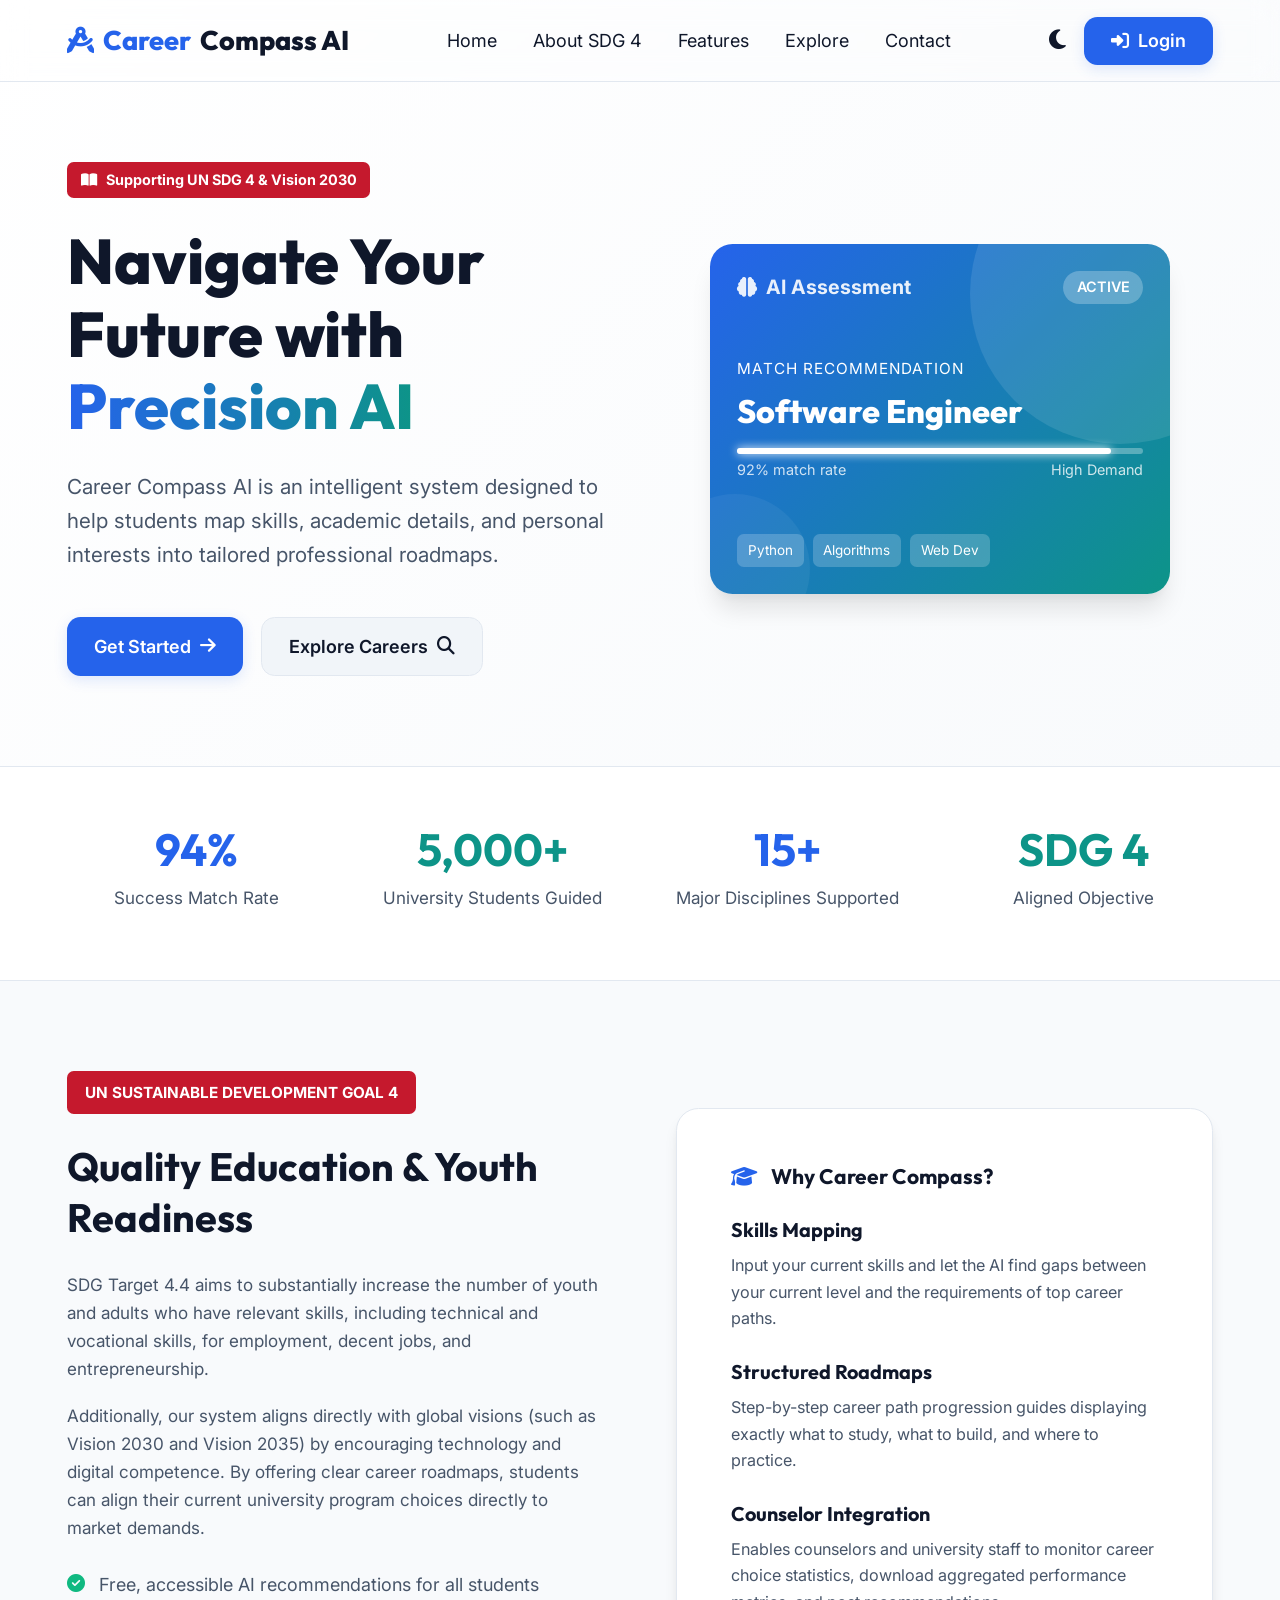
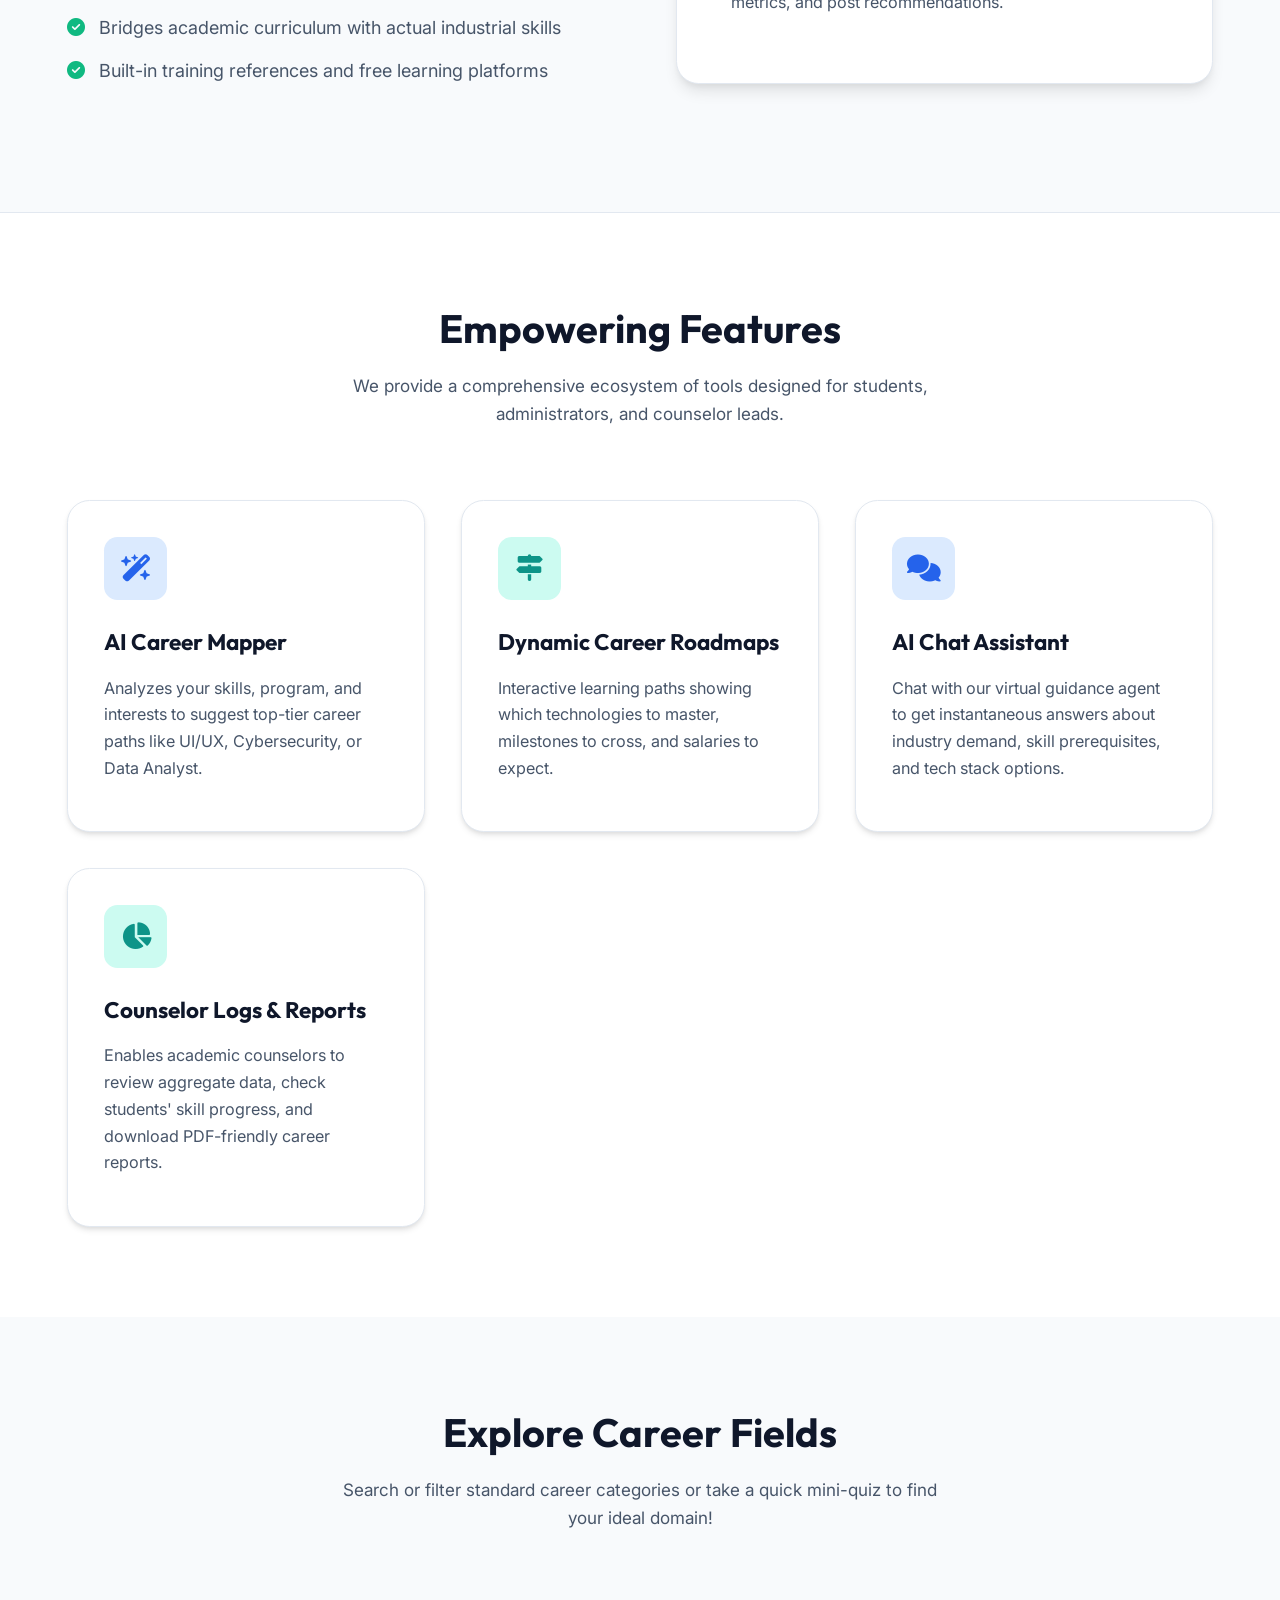
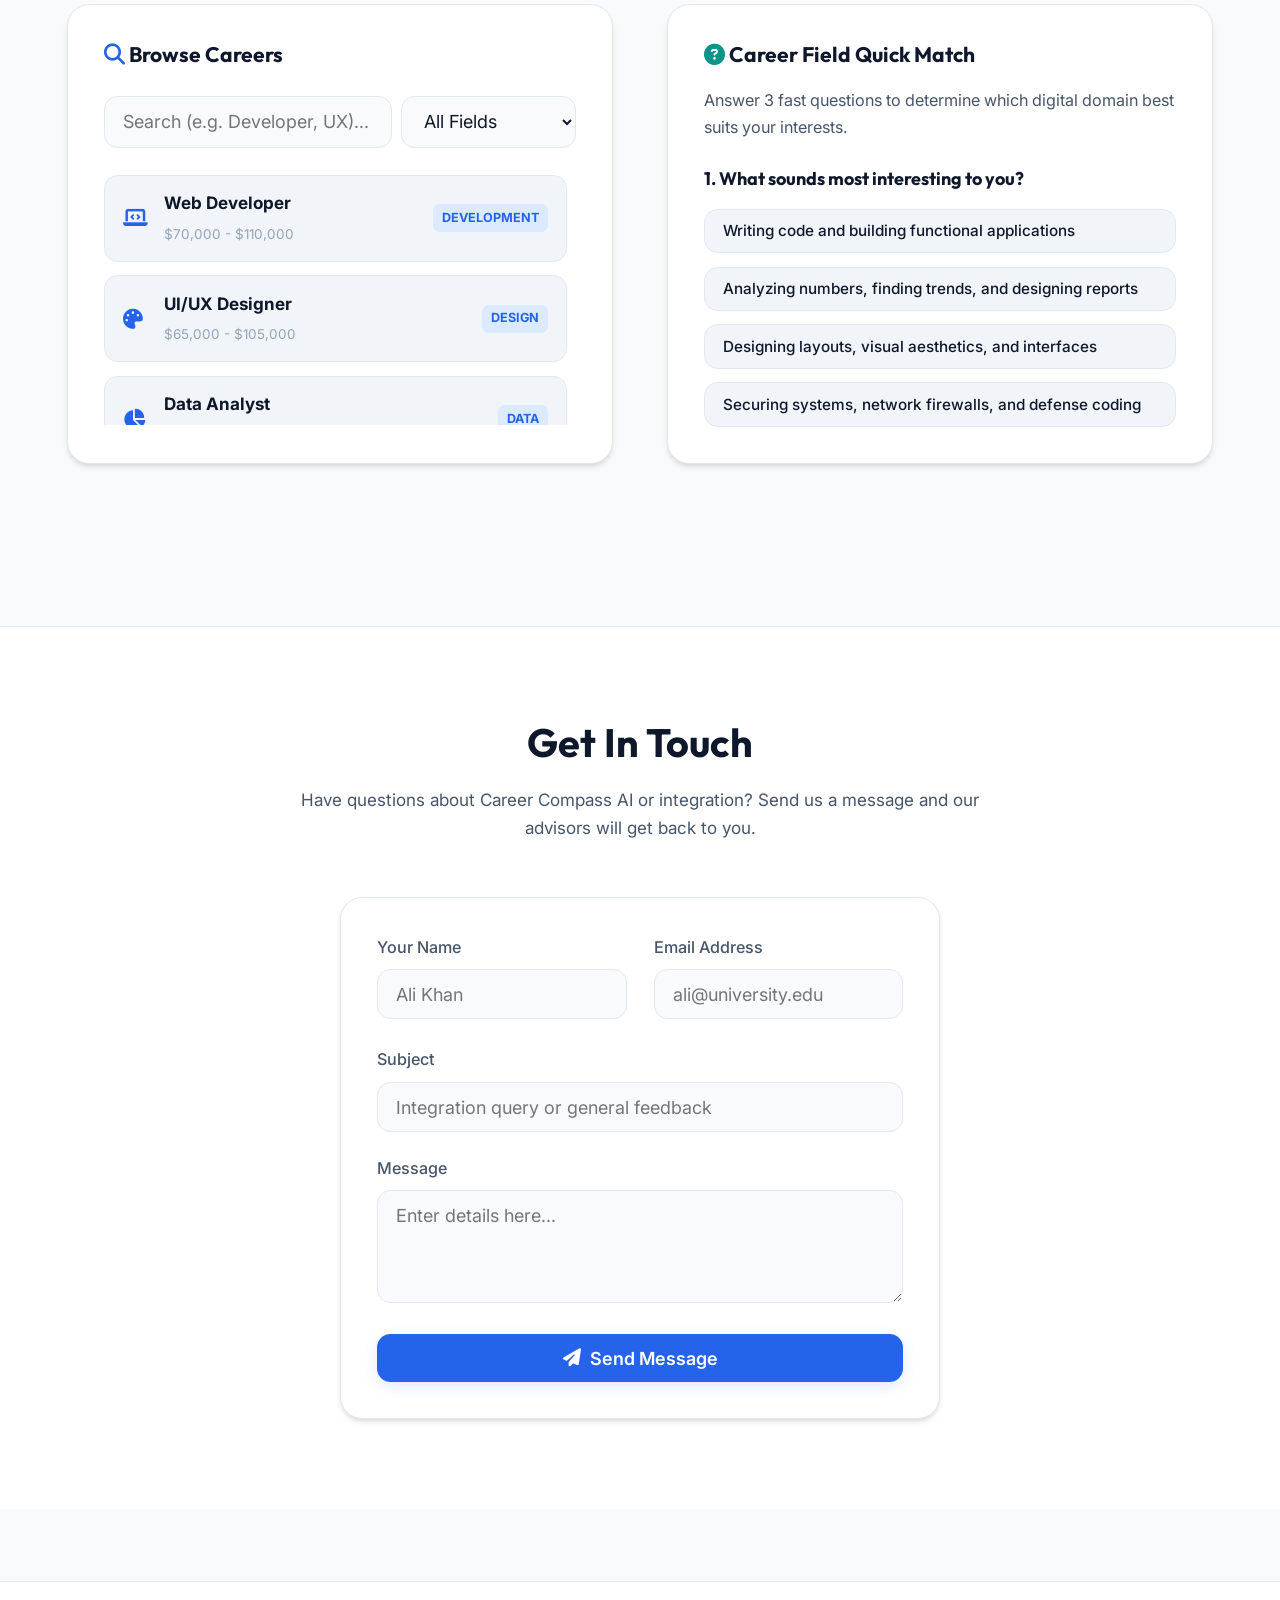
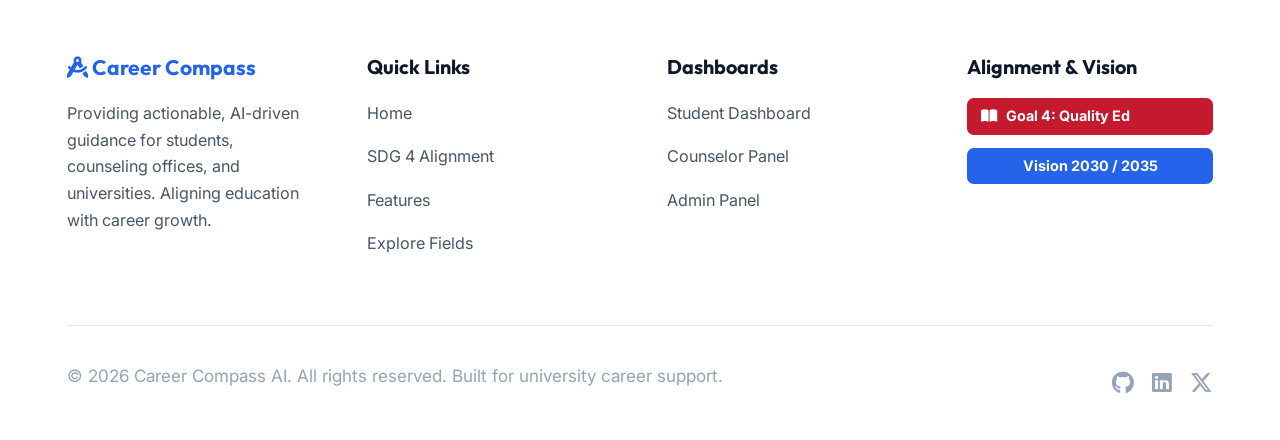
<file: index.html>
<!DOCTYPE html>
<html lang="en">
<head>
    <meta charset="UTF-8">
    <meta name="viewport" content="width=device-width, initial-scale=1.0">
    <meta name="description" content="Career Compass AI - Dynamic AI-driven career recommendations aligning with SDG 4 and Vision 2030.">
    <title>Career Compass AI - Navigate Your Professional Journey</title>
    <!-- Fonts -->
    <link rel="stylesheet" href="style.css">
    <!-- FontAwesome Icons -->
    <link rel="stylesheet" href="https://cdnjs.cloudflare.com/ajax/libs/font-awesome/6.4.0/css/all.min.css">
</head>
<body>

    <!-- Header / Navbar -->
    <header>
        <div class="container navbar">
            <a href="#" class="logo">
                <i class="fa-solid fa-compass-drafting"></i> Career<span>Compass AI</span>
            </a>
            
            <button class="menu-btn" id="menu-btn">
                <i class="fa-solid fa-bars"></i>
            </button>

            <ul class="nav-links" id="nav-links">
                <li><a href="#home">Home</a></li>
                <li><a href="#about">About SDG 4</a></li>
                <li><a href="#features">Features</a></li>
                <li><a href="#explore">Explore</a></li>
                <li><a href="#contact">Contact</a></li>
            </ul>

            <div class="nav-actions">
                <button class="theme-toggle" id="theme-toggle" aria-label="Toggle Dark/Light Theme">
                    <i class="fa-solid fa-moon"></i>
                </button>
                <button class="btn btn-primary" id="login-nav-btn">
                    <i class="fa-solid fa-right-to-bracket"></i> Login
                </button>
            </div>
        </div>
    </header>

    <!-- Hero Section -->
    <section class="hero-section" id="home" style="padding: 9rem 0 5rem; background: linear-gradient(135deg, var(--bg-secondary) 0%, var(--bg-primary) 100%); position: relative;">
        <div class="container" style="display: grid; grid-template-columns: 1fr 1fr; gap: 3rem; align-items: center;">
            <div class="hero-text fade-in">
                <div class="sdg-badge" style="margin-bottom: 1.5rem;">
                    <i class="fa-solid fa-book-open"></i> Supporting UN SDG 4 & Vision 2030
                </div>
                <h1 style="font-size: 3.5rem; line-height: 1.15; margin-bottom: 1.5rem; font-weight: 800;">
                    Navigate Your Future with <span style="background: linear-gradient(to right, var(--primary), var(--accent)); -webkit-background-clip: text; -webkit-text-fill-color: transparent;">Precision AI</span>
                </h1>
                <p style="font-size: 1.15rem; color: var(--text-secondary); margin-bottom: 2.5rem; max-width: 550px;">
                    Career Compass AI is an intelligent system designed to help students map skills, academic details, and personal interests into tailored professional roadmaps.
                </p>
                <div style="display: flex; gap: 1rem; flex-wrap: wrap;">
                    <button class="btn btn-primary btn-lg" id="hero-get-started">
                        Get Started <i class="fa-solid fa-arrow-right"></i>
                    </button>
                    <a href="#explore" class="btn btn-secondary btn-lg">
                        Explore Careers <i class="fa-solid fa-magnifying-glass"></i>
                    </a>
                </div>
            </div>
            <div class="hero-image-container" style="display: flex; justify-content: center; position: relative;">
                <!-- Modern Visual Mockup -->
                <div style="width: 100%; max-width: 460px; height: 350px; background: linear-gradient(135deg, var(--primary), var(--accent)); border-radius: var(--radius-lg); padding: 1.5rem; display: flex; flex-direction: column; justify-content: space-between; box-shadow: var(--shadow-xl); position: relative; overflow: hidden;">
                    <div style="position: absolute; width: 300px; height: 300px; background: rgba(255, 255, 255, 0.1); border-radius: 50%; top: -100px; right: -100px; pointer-events: none;"></div>
                    <div style="position: absolute; width: 150px; height: 150px; background: rgba(255, 255, 255, 0.05); border-radius: 50%; bottom: -50px; left: -50px; pointer-events: none;"></div>
                    
                    <div style="display: flex; justify-content: space-between; align-items: center; z-index: 1;">
                        <span style="color: rgba(255,255,255,0.9); font-weight: 700; font-size: 1.1rem; display: flex; align-items: center; gap: 0.5rem;">
                            <i class="fa-solid fa-brain"></i> AI Assessment
                        </span>
                        <span style="background: rgba(255,255,255,0.25); color: white; padding: 0.25rem 0.75rem; border-radius: var(--radius-full); font-size: 0.8rem; font-weight: 600;">ACTIVE</span>
                    </div>

                    <div style="margin: 2rem 0; z-index: 1;">
                        <div style="color: white; font-size: 0.85rem; text-transform: uppercase; letter-spacing: 1px; margin-bottom: 0.25rem;">MATCH RECOMMENDATION</div>
                        <div style="color: white; font-size: 1.8rem; font-weight: 800; font-family: var(--font-heading); margin-bottom: 0.5rem;">Software Engineer</div>
                        <div style="width: 100%; height: 6px; background: rgba(255, 255, 255, 0.3); border-radius: 3px;">
                            <div style="width: 92%; height: 100%; background: #ffffff; border-radius: 3px; box-shadow: 0 0 10px white;"></div>
                        </div>
                        <div style="display: flex; justify-content: space-between; color: rgba(255,255,255,0.8); font-size: 0.8rem; margin-top: 0.25rem;">
                            <span>92% match rate</span>
                            <span>High Demand</span>
                        </div>
                    </div>

                    <div style="display: flex; gap: 0.5rem; overflow: hidden; z-index: 1;">
                        <span style="background: rgba(255,255,255,0.2); color: white; padding: 0.3rem 0.6rem; border-radius: var(--radius-sm); font-size: 0.75rem;">Python</span>
                        <span style="background: rgba(255,255,255,0.2); color: white; padding: 0.3rem 0.6rem; border-radius: var(--radius-sm); font-size: 0.75rem;">Algorithms</span>
                        <span style="background: rgba(255,255,255,0.2); color: white; padding: 0.3rem 0.6rem; border-radius: var(--radius-sm); font-size: 0.75rem;">Web Dev</span>
                    </div>
                </div>
            </div>
        </div>
    </section>

    <!-- Stats Section -->
    <section style="background-color: var(--bg-secondary); padding: 3rem 0; border-top: 1px solid var(--border); border-bottom: 1px solid var(--border);">
        <div class="container" style="display: grid; grid-template-columns: repeat(auto-fit, minmax(200px, 1fr)); gap: 2rem; text-align: center;">
            <div>
                <h3 style="font-size: 2.5rem; color: var(--primary); margin-bottom: 0.25rem;">94%</h3>
                <p style="color: var(--text-secondary); font-size: 0.95rem;">Success Match Rate</p>
            </div>
            <div>
                <h3 style="font-size: 2.5rem; color: var(--accent); margin-bottom: 0.25rem;">5,000+</h3>
                <p style="color: var(--text-secondary); font-size: 0.95rem;">University Students Guided</p>
            </div>
            <div>
                <h3 style="font-size: 2.5rem; color: var(--primary); margin-bottom: 0.25rem;">15+</h3>
                <p style="color: var(--text-secondary); font-size: 0.95rem;">Major Disciplines Supported</p>
            </div>
            <div>
                <h3 style="font-size: 2.5rem; color: var(--accent); margin-bottom: 0.25rem;">SDG 4</h3>
                <p style="color: var(--text-secondary); font-size: 0.95rem;">Aligned Objective</p>
            </div>
        </div>
    </section>

    <!-- SDG & Vision 2030 Section -->
    <section id="about" style="padding: 5rem 0; background-color: var(--bg-primary);">
        <div class="container" style="display: grid; grid-template-columns: 1fr 1fr; gap: 4rem; align-items: center;">
            <div>
                <div style="background-color: #c5192d; color: white; display: inline-block; padding: 0.5rem 1rem; border-radius: var(--radius-sm); font-weight: 700; font-size: 0.85rem; margin-bottom: 1.5rem;">
                    UN SUSTAINABLE DEVELOPMENT GOAL 4
                </div>
                <h2 style="font-size: 2.2rem; margin-bottom: 1.5rem;">Quality Education & Youth Readiness</h2>
                <p style="color: var(--text-secondary); margin-bottom: 1rem;">
                    SDG Target 4.4 aims to substantially increase the number of youth and adults who have relevant skills, including technical and vocational skills, for employment, decent jobs, and entrepreneurship.
                </p>
                <p style="color: var(--text-secondary); margin-bottom: 1.5rem;">
                    Additionally, our system aligns directly with global visions (such as Vision 2030 and Vision 2035) by encouraging technology and digital competence. By offering clear career roadmaps, students can align their current university program choices directly to market demands.
                </p>
                <ul style="list-style: none; margin-bottom: 2rem;">
                    <li style="display: flex; align-items: center; gap: 0.75rem; margin-bottom: 0.75rem; color: var(--text-secondary);">
                        <i class="fa-solid fa-circle-check" style="color: var(--success);"></i> Free, accessible AI recommendations for all students
                    </li>
                    <li style="display: flex; align-items: center; gap: 0.75rem; margin-bottom: 0.75rem; color: var(--text-secondary);">
                        <i class="fa-solid fa-circle-check" style="color: var(--success);"></i> Bridges academic curriculum with actual industrial skills
                    </li>
                    <li style="display: flex; align-items: center; gap: 0.75rem; color: var(--text-secondary);">
                        <i class="fa-solid fa-circle-check" style="color: var(--success);"></i> Built-in training references and free learning platforms
                    </li>
                </ul>
            </div>
            <div style="background-color: var(--bg-secondary); border: 1px solid var(--border); border-radius: var(--radius-lg); padding: 3rem; box-shadow: var(--shadow-lg);">
                <h3 style="margin-bottom: 1.5rem; display: flex; align-items: center; gap: 0.75rem;">
                    <i class="fa-solid fa-graduation-cap" style="color: var(--primary);"></i> Why Career Compass?
                </h3>
                <div style="margin-bottom: 1.5rem;">
                    <h4 style="font-size: 1.1rem; margin-bottom: 0.5rem;">Skills Mapping</h4>
                    <p style="font-size: 0.9rem; color: var(--text-secondary);">
                        Input your current skills and let the AI find gaps between your current level and the requirements of top career paths.
                    </p>
                </div>
                <div style="margin-bottom: 1.5rem;">
                    <h4 style="font-size: 1.1rem; margin-bottom: 0.5rem;">Structured Roadmaps</h4>
                    <p style="font-size: 0.9rem; color: var(--text-secondary);">
                        Step-by-step career path progression guides displaying exactly what to study, what to build, and where to practice.
                    </p>
                </div>
                <div>
                    <h4 style="font-size: 1.1rem; margin-bottom: 0.5rem;">Counselor Integration</h4>
                    <p style="font-size: 0.9rem; color: var(--text-secondary);">
                        Enables counselors and university staff to monitor career choice statistics, download aggregated performance metrics, and post recommendations.
                    </p>
                </div>
            </div>
        </div>
    </section>

    <!-- Features Section -->
    <section id="features" style="padding: 5rem 0; background-color: var(--bg-secondary); border-top: 1px solid var(--border);">
        <div class="container">
            <div style="text-align: center; margin-bottom: 4rem;">
                <h2 style="font-size: 2.2rem; margin-bottom: 1rem;">Empowering Features</h2>
                <p style="color: var(--text-secondary); max-width: 600px; margin: 0 auto;">
                    We provide a comprehensive ecosystem of tools designed for students, administrators, and counselor leads.
                </p>
            </div>
            
            <div style="display: grid; grid-template-columns: repeat(auto-fit, minmax(280px, 1fr)); gap: 2rem;">
                <!-- Feature 1 -->
                <div class="card" style="text-align: left;">
                    <div style="width: 3.5rem; height: 3.5rem; background-color: var(--primary-light); color: var(--primary); border-radius: var(--radius-md); display: flex; align-items: center; justify-content: center; font-size: 1.5rem; margin-bottom: 1.5rem;">
                        <i class="fa-solid fa-wand-magic-sparkles"></i>
                    </div>
                    <h3 style="font-size: 1.25rem; margin-bottom: 1rem;">AI Career Mapper</h3>
                    <p style="color: var(--text-secondary); font-size: 0.9rem;">
                        Analyzes your skills, program, and interests to suggest top-tier career paths like UI/UX, Cybersecurity, or Data Analyst.
                    </p>
                </div>

                <!-- Feature 2 -->
                <div class="card" style="text-align: left;">
                    <div style="width: 3.5rem; height: 3.5rem; background-color: var(--accent-light); color: var(--accent); border-radius: var(--radius-md); display: flex; align-items: center; justify-content: center; font-size: 1.5rem; margin-bottom: 1.5rem;">
                        <i class="fa-solid fa-map-signs"></i>
                    </div>
                    <h3 style="font-size: 1.25rem; margin-bottom: 1rem;">Dynamic Career Roadmaps</h3>
                    <p style="color: var(--text-secondary); font-size: 0.9rem;">
                        Interactive learning paths showing which technologies to master, milestones to cross, and salaries to expect.
                    </p>
                </div>

                <!-- Feature 3 -->
                <div class="card" style="text-align: left;">
                    <div style="width: 3.5rem; height: 3.5rem; background-color: var(--primary-light); color: var(--primary); border-radius: var(--radius-md); display: flex; align-items: center; justify-content: center; font-size: 1.5rem; margin-bottom: 1.5rem;">
                        <i class="fa-solid fa-comments"></i>
                    </div>
                    <h3 style="font-size: 1.25rem; margin-bottom: 1rem;">AI Chat Assistant</h3>
                    <p style="color: var(--text-secondary); font-size: 0.9rem;">
                        Chat with our virtual guidance agent to get instantaneous answers about industry demand, skill prerequisites, and tech stack options.
                    </p>
                </div>

                <!-- Feature 4 -->
                <div class="card" style="text-align: left;">
                    <div style="width: 3.5rem; height: 3.5rem; background-color: var(--accent-light); color: var(--accent); border-radius: var(--radius-md); display: flex; align-items: center; justify-content: center; font-size: 1.5rem; margin-bottom: 1.5rem;">
                        <i class="fa-solid fa-chart-pie"></i>
                    </div>
                    <h3 style="font-size: 1.25rem; margin-bottom: 1rem;">Counselor Logs & Reports</h3>
                    <p style="color: var(--text-secondary); font-size: 0.9rem;">
                        Enables academic counselors to review aggregate data, check students' skill progress, and download PDF-friendly career reports.
                    </p>
                </div>
            </div>
        </div>
    </section>

    <!-- Explore & Interactive Quiz Section -->
    <section id="explore" style="padding: 5rem 0; background-color: var(--bg-primary);">
        <div class="container">
            <div style="text-align: center; margin-bottom: 4rem;">
                <h2 style="font-size: 2.2rem; margin-bottom: 1rem;">Explore Career Fields</h2>
                <p style="color: var(--text-secondary); max-width: 600px; margin: 0 auto;">
                    Search or filter standard career categories or take a quick mini-quiz to find your ideal domain!
                </p>
            </div>

            <!-- Quiz Overlay Widget -->
            <div style="display: grid; grid-template-columns: 1fr 1fr; gap: 3rem; margin-bottom: 4rem;">
                <!-- Career search -->
                <div class="card" style="display: flex; flex-direction: column; justify-content: space-between;">
                    <div>
                        <h3 style="margin-bottom: 1.5rem;"><i class="fa-solid fa-magnifying-glass" style="color: var(--primary);"></i> Browse Careers</h3>
                        <div style="display: flex; gap: 0.5rem; margin-bottom: 1.5rem;">
                            <input type="text" id="search-career-input" class="form-control" placeholder="Search (e.g. Developer, UX)..." style="flex: 1;">
                            <select id="filter-career-select" class="form-control" style="width: auto;">
                                <option value="all">All Fields</option>
                                <option value="development">Development</option>
                                <option value="data">Data Science</option>
                                <option value="design">Design</option>
                                <option value="security">Cybersecurity</option>
                            </select>
                        </div>
                        <div id="landing-careers-container" style="display: flex; flex-direction: column; gap: 0.75rem; max-height: 250px; overflow-y: auto; padding-right: 0.5rem;">
                            <!-- Dynamically generated through js -->
                        </div>
                    </div>
                </div>

                <!-- Mini Quiz -->
                <div class="card" id="mini-quiz-card" style="display: flex; flex-direction: column; justify-content: space-between;">
                    <div>
                        <h3 style="margin-bottom: 1rem;"><i class="fa-solid fa-circle-question" style="color: var(--accent);"></i> Career Field Quick Match</h3>
                        <p style="color: var(--text-secondary); font-size: 0.9rem; margin-bottom: 1.5rem;">
                            Answer 3 fast questions to determine which digital domain best suits your interests.
                        </p>
                        
                        <!-- Quiz Form container -->
                        <div id="quiz-question-container">
                            <!-- JS loaded -->
                        </div>
                    </div>
                </div>
            </div>
        </div>
    </section>

    <!-- Contact Section -->
    <section id="contact" style="padding: 5rem 0; background-color: var(--bg-secondary); border-top: 1px solid var(--border);">
        <div class="container" style="max-width: 800px; text-align: center;">
            <h2 style="font-size: 2.2rem; margin-bottom: 1rem;">Get In Touch</h2>
            <p style="color: var(--text-secondary); margin-bottom: 3rem;">
                Have questions about Career Compass AI or integration? Send us a message and our advisors will get back to you.
            </p>
            
            <form id="contact-form" class="card" style="text-align: left; max-width: 600px; margin: 0 auto;">
                <div style="display: grid; grid-template-columns: 1fr 1fr; gap: 1.5rem; margin-bottom: 1.5rem;">
                    <div class="form-group" style="margin-bottom: 0;">
                        <label for="contact-name">Your Name</label>
                        <input type="text" id="contact-name" class="form-control" required placeholder="Ali Khan">
                    </div>
                    <div class="form-group" style="margin-bottom: 0;">
                        <label for="contact-email">Email Address</label>
                        <input type="email" id="contact-email" class="form-control" required placeholder="ali@university.edu">
                    </div>
                </div>
                <div class="form-group">
                    <label for="contact-subject">Subject</label>
                    <input type="text" id="contact-subject" class="form-control" required placeholder="Integration query or general feedback">
                </div>
                <div class="form-group">
                    <label for="contact-message">Message</label>
                    <textarea id="contact-message" class="form-control" rows="4" required placeholder="Enter details here..."></textarea>
                </div>
                <button type="submit" class="btn btn-primary" style="width: 100%;">
                    <i class="fa-solid fa-paper-plane"></i> Send Message
                </button>
            </form>
        </div>
    </section>

    <!-- Footer -->
    <footer>
        <div class="container">
            <div class="footer-grid">
                <div class="footer-brand">
                    <h3><i class="fa-solid fa-compass-drafting"></i> Career Compass</h3>
                    <p style="margin-top: 0.5rem; max-width: 250px;">
                        Providing actionable, AI-driven guidance for students, counseling offices, and universities. Aligning education with career growth.
                    </p>
                </div>
                <div class="footer-links">
                    <h4>Quick Links</h4>
                    <ul>
                        <li><a href="#home">Home</a></li>
                        <li><a href="#about">SDG 4 Alignment</a></li>
                        <li><a href="#features">Features</a></li>
                        <li><a href="#explore">Explore Fields</a></li>
                    </ul>
                </div>
                <div class="footer-links">
                    <h4>Dashboards</h4>
                    <ul>
                        <li><a href="#" class="login-trigger-btn">Student Dashboard</a></li>
                        <li><a href="#" class="login-trigger-btn">Counselor Panel</a></li>
                        <li><a href="#" class="login-trigger-btn">Admin Panel</a></li>
                    </ul>
                </div>
                <div class="footer-links">
                    <h4>Alignment & Vision</h4>
                    <div style="margin-top: 0.5rem; display: flex; flex-direction: column; gap: 0.75rem;">
                        <span class="sdg-badge"><i class="fa-solid fa-book-open"></i> Goal 4: Quality Ed</span>
                        <span style="background-color: var(--primary); color: white; padding: 0.35rem 0.75rem; font-weight: 700; font-size: 0.8rem; border-radius: var(--radius-sm); text-align: center;">Vision 2030 / 2035</span>
                    </div>
                </div>
            </div>
            
            <div class="footer-bottom">
                <p>&copy; 2026 Career Compass AI. All rights reserved. Built for university career support.</p>
                <div style="display: flex; gap: 1rem; font-size: 1.25rem;">
                    <a href="#" aria-label="Github"><i class="fa-brands fa-github"></i></a>
                    <a href="#" aria-label="LinkedIn"><i class="fa-brands fa-linkedin"></i></a>
                    <a href="#" aria-label="Twitter"><i class="fa-brands fa-x-twitter"></i></a>
                </div>
            </div>
        </div>
    </footer>

    <!-- Auth / Login Modal -->
    <div class="modal" id="login-modal">
        <div class="modal-content">
            <button class="close-modal" id="close-modal-btn">&times;</button>
            <div class="modal-tabs">
                <div class="modal-tab active" id="tab-login">Login</div>
                <div class="modal-tab" id="tab-register">Register</div>
            </div>

            <!-- Login Form -->
            <form id="login-form">
                <div class="form-group">
                    <label for="login-email">Email Address</label>
                    <input type="email" id="login-email" class="form-control" required placeholder="e.g. student@compass.com">
                </div>
                <div class="form-group">
                    <label for="login-password">Password</label>
                    <input type="password" id="login-password" class="form-control" required placeholder="e.g. password">
                </div>
                <div class="form-group">
                    <label for="login-role">Login As</label>
                    <select id="login-role" class="form-control">
                        <option value="student">Student</option>
                        <option value="counselor">Career Counselor / University</option>
                        <option value="admin">System Administrator</option>
                    </select>
                </div>
                
                <button type="submit" class="btn btn-primary" style="width: 100%; margin-top: 1rem;">
                    Sign In
                </button>

                <!-- Demo Credentials Help -->
                <div class="demo-account-info">
                    <strong>Demo Accounts (Click to Fill):</strong>
                    <div style="margin-top: 0.5rem; display: flex; flex-direction: column; gap: 0.35rem;">
                        <div>
                            <button type="button" class="demo-btn" onclick="fillDemo('student@compass.com', 'password', 'student')">Student Demo</button> 
                            <span style="color: var(--text-muted); font-size: 0.75rem;">(student@compass.com)</span>
                        </div>
                        <div>
                            <button type="button" class="demo-btn" onclick="fillDemo('counselor@compass.com', 'password', 'counselor')">Counselor Demo</button> 
                            <span style="color: var(--text-muted); font-size: 0.75rem;">(counselor@compass.com)</span>
                        </div>
                        <div>
                            <button type="button" class="demo-btn" onclick="fillDemo('admin@compass.com', 'password', 'admin')">Admin Demo</button> 
                            <span style="color: var(--text-muted); font-size: 0.75rem;">(admin@compass.com)</span>
                        </div>
                    </div>
                </div>
            </form>

            <!-- Register Form (Initially Hidden) -->
            <form id="register-form" style="display: none;">
                <div class="form-group">
                    <label for="reg-name">Full Name</label>
                    <input type="text" id="reg-name" class="form-control" required placeholder="Ali Khan">
                </div>
                <div class="form-group">
                    <label for="reg-email">Email Address</label>
                    <input type="email" id="reg-email" class="form-control" required placeholder="ali@compass.com">
                </div>
                <div class="form-group">
                    <label for="reg-password">Password</label>
                    <input type="password" id="reg-password" class="form-control" required placeholder="Min 6 characters">
                </div>
                <div class="form-group">
                    <label for="reg-role">Register As</label>
                    <select id="reg-role" class="form-control">
                        <option value="student">Student</option>
                        <option value="counselor">Career Counselor</option>
                    </select>
                </div>
                <button type="submit" class="btn btn-primary" style="width: 100%; margin-top: 1rem;">
                    Create Account
                </button>
            </form>
        </div>
    </div>

    <!-- Core Scripts -->
    <script src="script.js"></script>
</body>
</html>
</file>
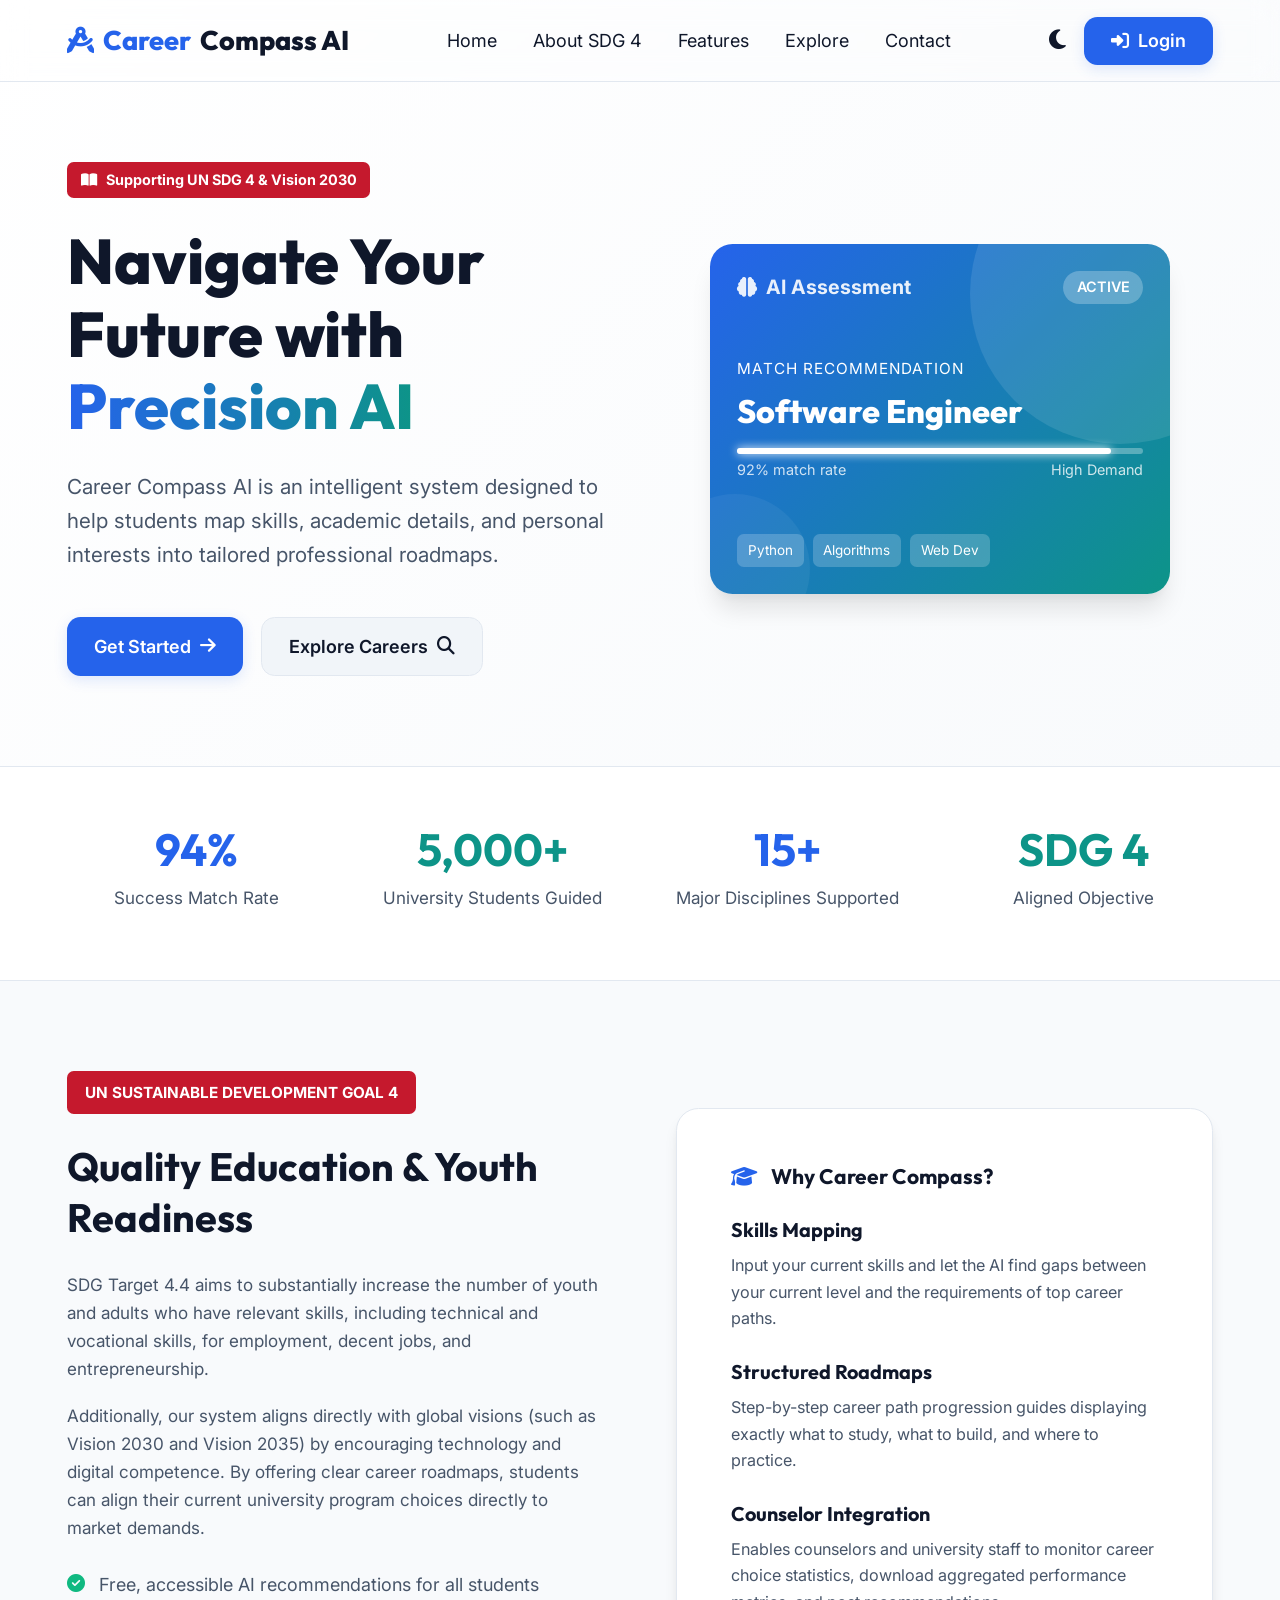
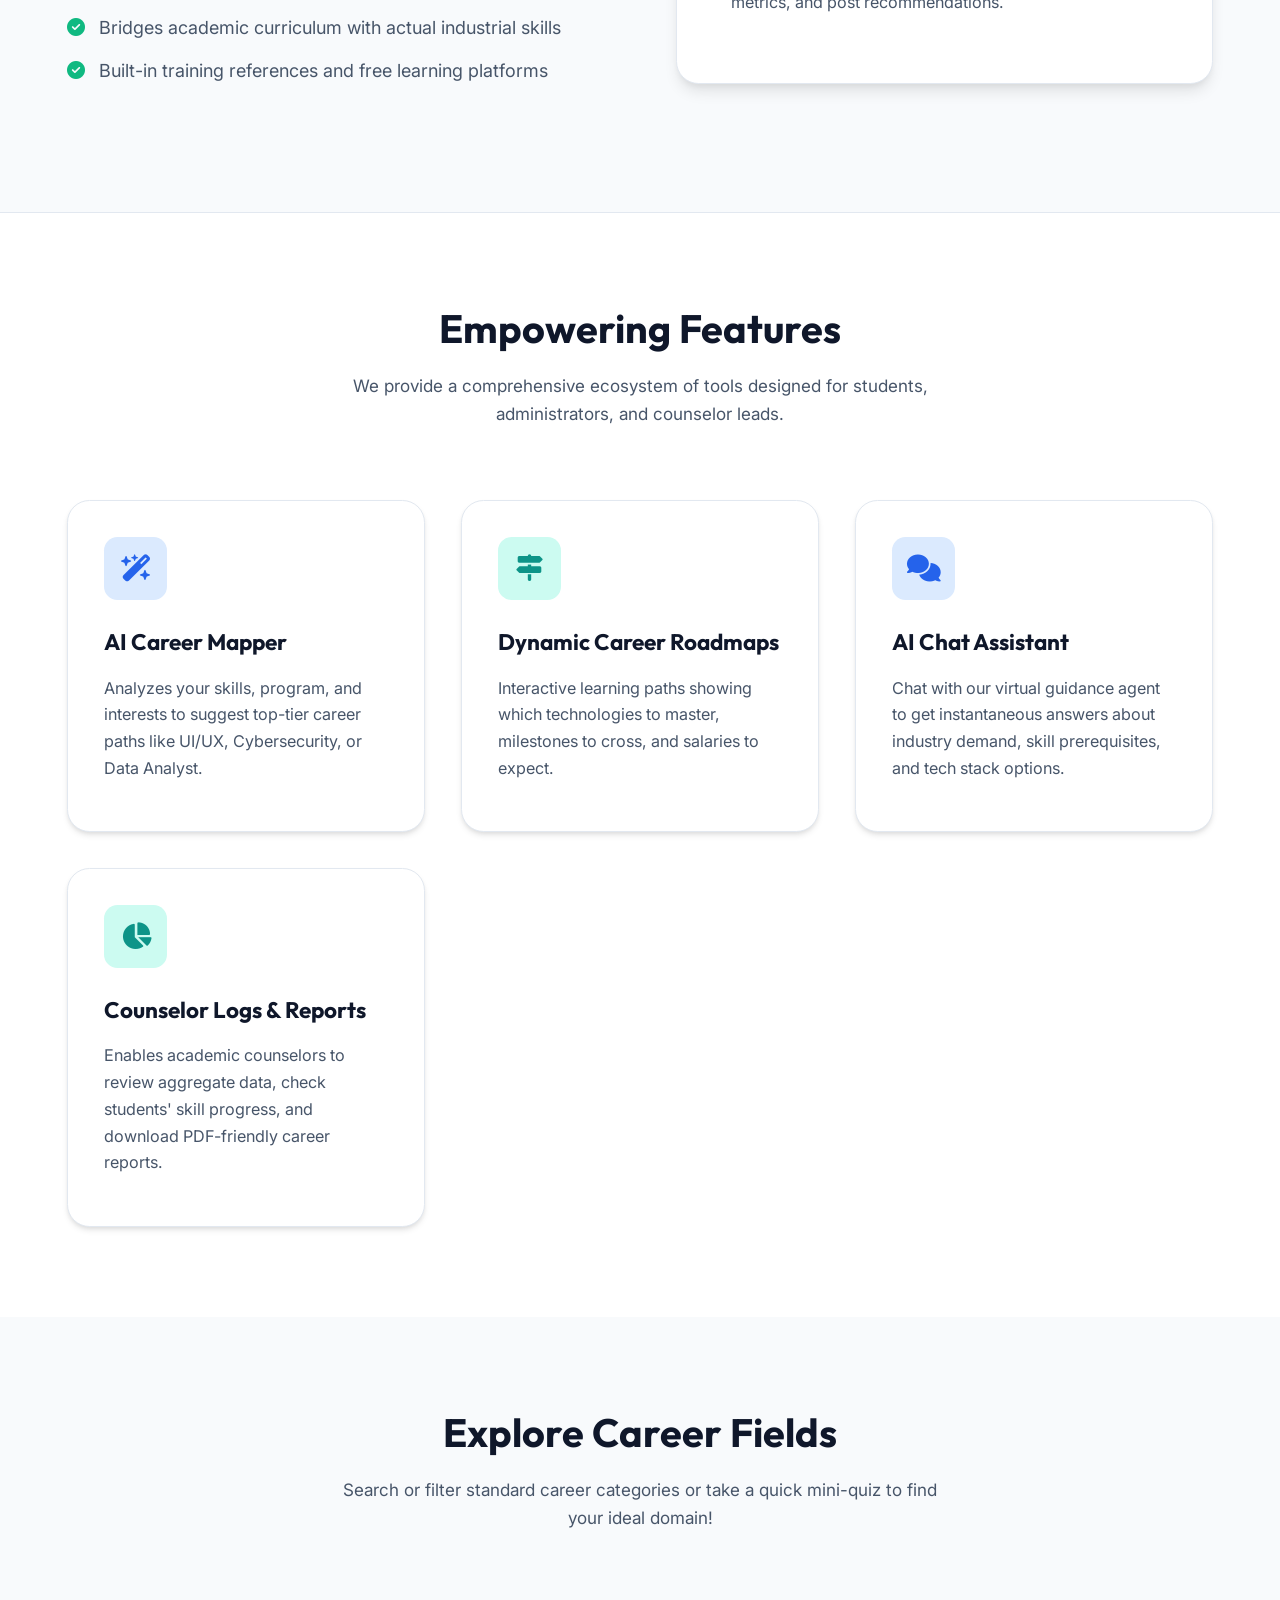
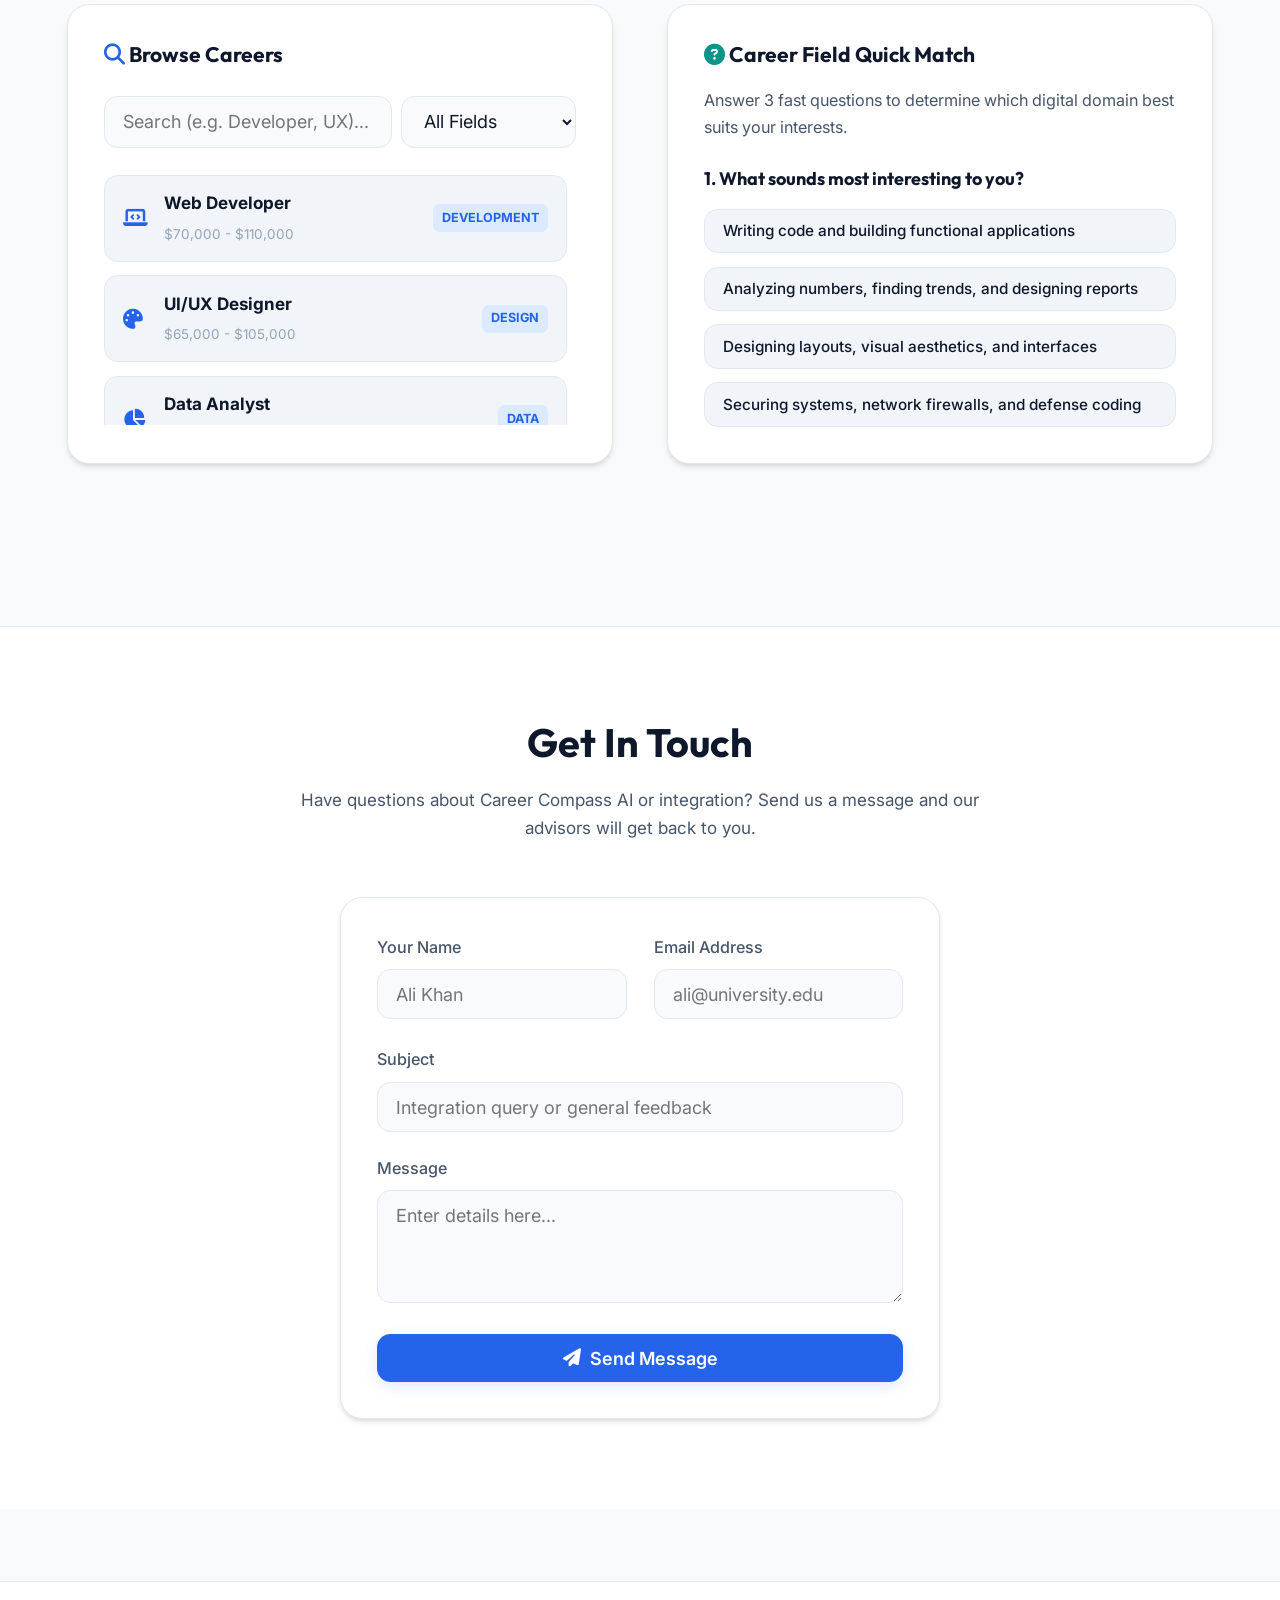
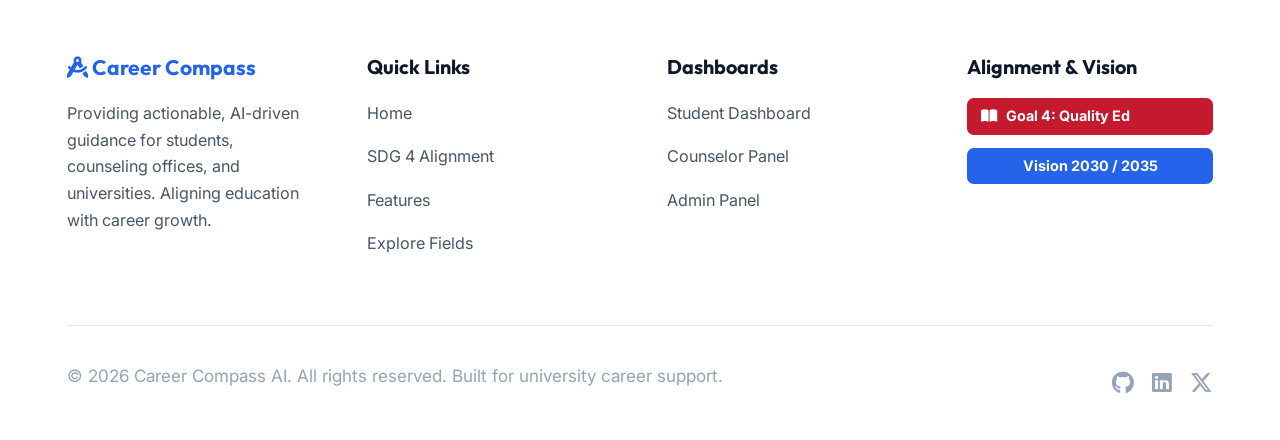
<file: dashboards/admin.html>
<!DOCTYPE html>
<html lang="en">
<head>
    <meta charset="UTF-8">
    <meta name="viewport" content="width=device-width, initial-scale=1.0">
    <title>System Admin - Career Compass AI</title>
    <link rel="stylesheet" href="../style.css">
    <link rel="stylesheet" href="https://cdnjs.cloudflare.com/ajax/libs/font-awesome/6.4.0/css/all.min.css">
    <style>
        .admin-container {
            padding: 6rem 1.5rem 2rem;
            max-width: 1400px;
            margin: 0 auto;
            min-height: 100vh;
        }

        .stats-grid {
            display: grid;
            grid-template-columns: repeat(auto-fit, minmax(240px, 1fr));
            gap: 1.5rem;
            margin-bottom: 2rem;
        }

        .stats-card {
            background-color: var(--bg-secondary);
            border: 1px solid var(--border);
            border-radius: var(--radius-lg);
            padding: 1.5rem;
            display: flex;
            align-items: center;
            gap: 1.25rem;
            box-shadow: var(--shadow-sm);
        }

        .stats-icon {
            width: 3.5rem;
            height: 3.5rem;
            border-radius: var(--radius-md);
            display: flex;
            align-items: center;
            justify-content: center;
            font-size: 1.5rem;
        }

        .split-grid {
            display: grid;
            grid-template-columns: 1fr 1fr;
            gap: 1.5rem;
            margin-bottom: 1.5rem;
        }

        @media (max-width: 992px) {
            .split-grid {
                grid-template-columns: 1fr;
            }
        }

        .table-responsive {
            width: 100%;
            overflow-x: auto;
            background-color: var(--bg-secondary);
            border: 1px solid var(--border);
            border-radius: var(--radius-lg);
            box-shadow: var(--shadow-sm);
            margin-bottom: 1.5rem;
            max-height: 350px;
        }

        table {
            width: 100%;
            border-collapse: collapse;
            text-align: left;
        }

        th, td {
            padding: 0.75rem 1.25rem;
            border-bottom: 1px solid var(--border);
        }

        th {
            background-color: var(--bg-tertiary);
            font-family: var(--font-heading);
            color: var(--text-primary);
            font-weight: 600;
            font-size: 0.85rem;
        }

        td {
            color: var(--text-secondary);
            font-size: 0.85rem;
        }

        tr:last-child td {
            border-bottom: none;
        }

        .badge {
            display: inline-block;
            padding: 0.15rem 0.5rem;
            border-radius: var(--radius-sm);
            font-weight: 700;
            font-size: 0.75rem;
            text-transform: uppercase;
        }

        .badge-student { background-color: var(--primary-light); color: var(--primary); }
        .badge-counselor { background-color: var(--accent-light); color: var(--accent); }
        .badge-admin { background-color: rgba(239, 68, 68, 0.15); color: #ef4444; }

        .feedback-item {
            background-color: var(--bg-secondary);
            border: 1px solid var(--border);
            border-radius: var(--radius-lg);
            padding: 1.25rem;
            margin-bottom: 1rem;
            box-shadow: var(--shadow-sm);
        }
    </style>
</head>
<body>

    <!-- Header / Navbar -->
    <header>
        <div class="container navbar">
            <a href="../index.html" class="logo">
                <i class="fa-solid fa-compass-drafting"></i> Career<span>Compass AI</span>
            </a>
            
            <span style="font-weight: 600; color: var(--text-secondary); background: var(--bg-tertiary); padding: 0.35rem 0.75rem; border-radius: var(--radius-sm); font-size: 0.85rem;">
                Administrator Workspace
            </span>

            <div class="nav-actions">
                <span id="nav-user-name" style="font-weight: 600; margin-right: 0.5rem; display: none;">Admin Name</span>
                <button class="theme-toggle" id="theme-toggle" aria-label="Toggle Dark/Light Theme">
                    <i class="fa-solid fa-moon"></i>
                </button>
                <button class="btn btn-secondary btn-icon" id="logout-btn" title="Sign Out">
                    <i class="fa-solid fa-right-from-bracket"></i>
                </button>
            </div>
        </div>
    </header>

    <div class="admin-container">
        
        <!-- Stats summary row -->
        <div class="stats-grid">
            <div class="stats-card">
                <div class="stats-icon" style="background-color: var(--primary-light); color: var(--primary);">
                    <i class="fa-solid fa-users"></i>
                </div>
                <div>
                    <h3 id="stat-total-users" style="font-size: 1.75rem; line-height: 1.1;">0</h3>
                    <p style="color: var(--text-secondary); font-size: 0.85rem;">Total Users Registered</p>
                </div>
            </div>

            <div class="stats-card">
                <div class="stats-icon" style="background-color: var(--accent-light); color: var(--accent);">
                    <i class="fa-solid fa-briefcase"></i>
                </div>
                <div>
                    <h3 id="stat-total-careers" style="font-size: 1.75rem; line-height: 1.1;">0</h3>
                    <p style="color: var(--text-secondary); font-size: 0.85rem;">Career Paths in Engine</p>
                </div>
            </div>

            <div class="stats-card">
                <div class="stats-icon" style="background-color: rgba(245, 158, 11, 0.15); color: #f59e0b;">
                    <i class="fa-solid fa-envelope-open-text"></i>
                </div>
                <div>
                    <h3 id="stat-total-feedback" style="font-size: 1.75rem; line-height: 1.1;">0</h3>
                    <p style="color: var(--text-secondary); font-size: 0.85rem;">Feedback Submissions</p>
                </div>
            </div>
        </div>

        <!-- Upper Split Grid: Users & Career categories -->
        <div class="split-grid">
            
            <!-- LEFT PANEL: Manage Users -->
            <div class="card" style="padding: 1.5rem; text-align: left;">
                <h3 style="font-size: 1.2rem; border-bottom: 1px solid var(--border); padding-bottom: 0.5rem; margin-bottom: 1rem; display: flex; justify-content: space-between; align-items: center;">
                    <span><i class="fa-solid fa-user-gear" style="color: var(--primary);"></i> User Management</span>
                    <span style="font-size: 0.75rem; color: var(--text-muted);">View & Create Users</span>
                </h3>

                <!-- User Table -->
                <div class="table-responsive">
                    <table>
                        <thead>
                            <tr>
                                <th>Name / Email</th>
                                <th>Role</th>
                                <th>Actions</th>
                            </tr>
                        </thead>
                        <tbody id="users-table-body">
                            <!-- Populated dynamically -->
                        </tbody>
                    </table>
                </div>

                <!-- Add User Form inline -->
                <form id="add-user-form" style="border-top: 1px solid var(--border); padding-top: 1rem; display: grid; grid-template-columns: 1fr 1fr; gap: 0.75rem;">
                    <div class="form-group" style="grid-column: span 2; margin-bottom: 0.5rem;">
                        <strong style="font-size: 0.85rem;">Create New User Account</strong>
                    </div>
                    <div class="form-group" style="margin-bottom: 0.5rem;">
                        <input type="text" id="add-user-name" class="form-control" placeholder="Name" required style="padding: 0.4rem 0.75rem; font-size: 0.85rem;">
                    </div>
                    <div class="form-group" style="margin-bottom: 0.5rem;">
                        <input type="email" id="add-user-email" class="form-control" placeholder="Email Address" required style="padding: 0.4rem 0.75rem; font-size: 0.85rem;">
                    </div>
                    <div class="form-group" style="margin-bottom: 0.5rem;">
                        <input type="password" id="add-user-pass" class="form-control" placeholder="Password" required style="padding: 0.4rem 0.75rem; font-size: 0.85rem;">
                    </div>
                    <div class="form-group" style="margin-bottom: 0.5rem;">
                        <select id="add-user-role" class="form-control" style="padding: 0.4rem 0.75rem; font-size: 0.85rem;">
                            <option value="student">Student</option>
                            <option value="counselor">Career Counselor</option>
                            <option value="admin">Administrator</option>
                        </select>
                    </div>
                    <button type="submit" class="btn btn-primary" style="grid-column: span 2; padding: 0.5rem; font-size: 0.85rem;">
                        Create Account
                    </button>
                </form>
            </div>

            <!-- RIGHT PANEL: Manage Career Categories -->
            <div class="card" style="padding: 1.5rem; text-align: left;">
                <h3 style="font-size: 1.2rem; border-bottom: 1px solid var(--border); padding-bottom: 0.5rem; margin-bottom: 1rem; display: flex; justify-content: space-between; align-items: center;">
                    <span><i class="fa-solid fa-briefcase" style="color: var(--accent);"></i> Career Directory Engine</span>
                    <span style="font-size: 0.75rem; color: var(--text-muted);">Add/Edit Categories</span>
                </h3>

                <!-- Careers list -->
                <div class="table-responsive">
                    <table>
                        <thead>
                            <tr>
                                <th>Career Path</th>
                                <th>Category</th>
                                <th>Actions</th>
                            </tr>
                        </thead>
                        <tbody id="careers-table-body">
                            <!-- Populated dynamically -->
                        </tbody>
                    </table>
                </div>

                <!-- Add/Edit Career Form -->
                <form id="add-career-form" style="border-top: 1px solid var(--border); padding-top: 1rem; display: grid; grid-template-columns: 1fr 1fr; gap: 0.75rem;">
                    <input type="hidden" id="edit-career-id" value="">
                    
                    <div class="form-group" style="grid-column: span 2; margin-bottom: 0.5rem;">
                        <strong id="career-form-title" style="font-size: 0.85rem;">Add New Career Recommendation Profile</strong>
                    </div>
                    
                    <div class="form-group" style="margin-bottom: 0.5rem;">
                        <label style="font-size: 0.75rem; margin-bottom: 0.25rem;">Career Name</label>
                        <input type="text" id="career-name" class="form-control" placeholder="e.g. AI Researcher" required style="padding: 0.4rem 0.75rem; font-size: 0.85rem;">
                    </div>
                    
                    <div class="form-group" style="margin-bottom: 0.5rem;">
                        <label style="font-size: 0.75rem; margin-bottom: 0.25rem;">Category</label>
                        <select id="career-category" class="form-control" style="padding: 0.4rem 0.75rem; font-size: 0.85rem;">
                            <option value="development">Development</option>
                            <option value="design">Design</option>
                            <option value="data">Data Science</option>
                            <option value="security">Cybersecurity</option>
                        </select>
                    </div>

                    <div class="form-group" style="margin-bottom: 0.5rem; grid-column: span 2;">
                        <label style="font-size: 0.75rem; margin-bottom: 0.25rem;">Why Recommended (Rationale)</label>
                        <input type="text" id="career-rationale" class="form-control" placeholder="Match profile reasoning..." required style="padding: 0.4rem 0.75rem; font-size: 0.85rem;">
                    </div>

                    <div class="form-group" style="margin-bottom: 0.5rem;">
                        <label style="font-size: 0.75rem; margin-bottom: 0.25rem;">Salary Estimate</label>
                        <input type="text" id="career-salary" class="form-control" placeholder="e.g. $90,000 - $140,000" required style="padding: 0.4rem 0.75rem; font-size: 0.85rem;">
                    </div>

                    <div class="form-group" style="margin-bottom: 0.5rem;">
                        <label style="font-size: 0.75rem; margin-bottom: 0.25rem;">Required Skills (Comma separated)</label>
                        <input type="text" id="career-skills" class="form-control" placeholder="e.g. Python, Math, Stats" required style="padding: 0.4rem 0.75rem; font-size: 0.85rem;">
                    </div>

                    <div class="form-group" style="margin-bottom: 0.5rem; grid-column: span 2;">
                        <label style="font-size: 0.75rem; margin-bottom: 0.25rem;">Roadmap Milestones (Comma separated)</label>
                        <input type="text" id="career-roadmap" class="form-control" placeholder="e.g. Learn Math, Master SQL, Practice modeling" required style="padding: 0.4rem 0.75rem; font-size: 0.85rem;">
                    </div>

                    <div style="grid-column: span 2; display: flex; gap: 0.5rem;">
                        <button type="submit" class="btn btn-accent" id="submit-career-btn" style="flex: 1; padding: 0.5rem; font-size: 0.85rem;">
                            Save Career
                        </button>
                        <button type="button" class="btn btn-secondary" id="cancel-career-edit-btn" style="display: none; padding: 0.5rem; font-size: 0.85rem;">
                            Cancel
                        </button>
                    </div>
                </form>
            </div>

        </div>

        <!-- Lower Grid: Feedback Log submissions -->
        <section style="margin-top: 2rem;">
            <h2 style="font-size: 1.4rem; margin-bottom: 1rem;"><i class="fa-solid fa-envelope-open-text" style="color: #f59e0b;"></i> User Feedback Inbox</h2>
            <div id="feedback-inbox-container">
                <!-- Feedback loaded dynamically -->
            </div>
        </section>

    </div>

    <!-- Admin JS -->
    <script src="admin.js"></script>
</body>
</html>
</file>
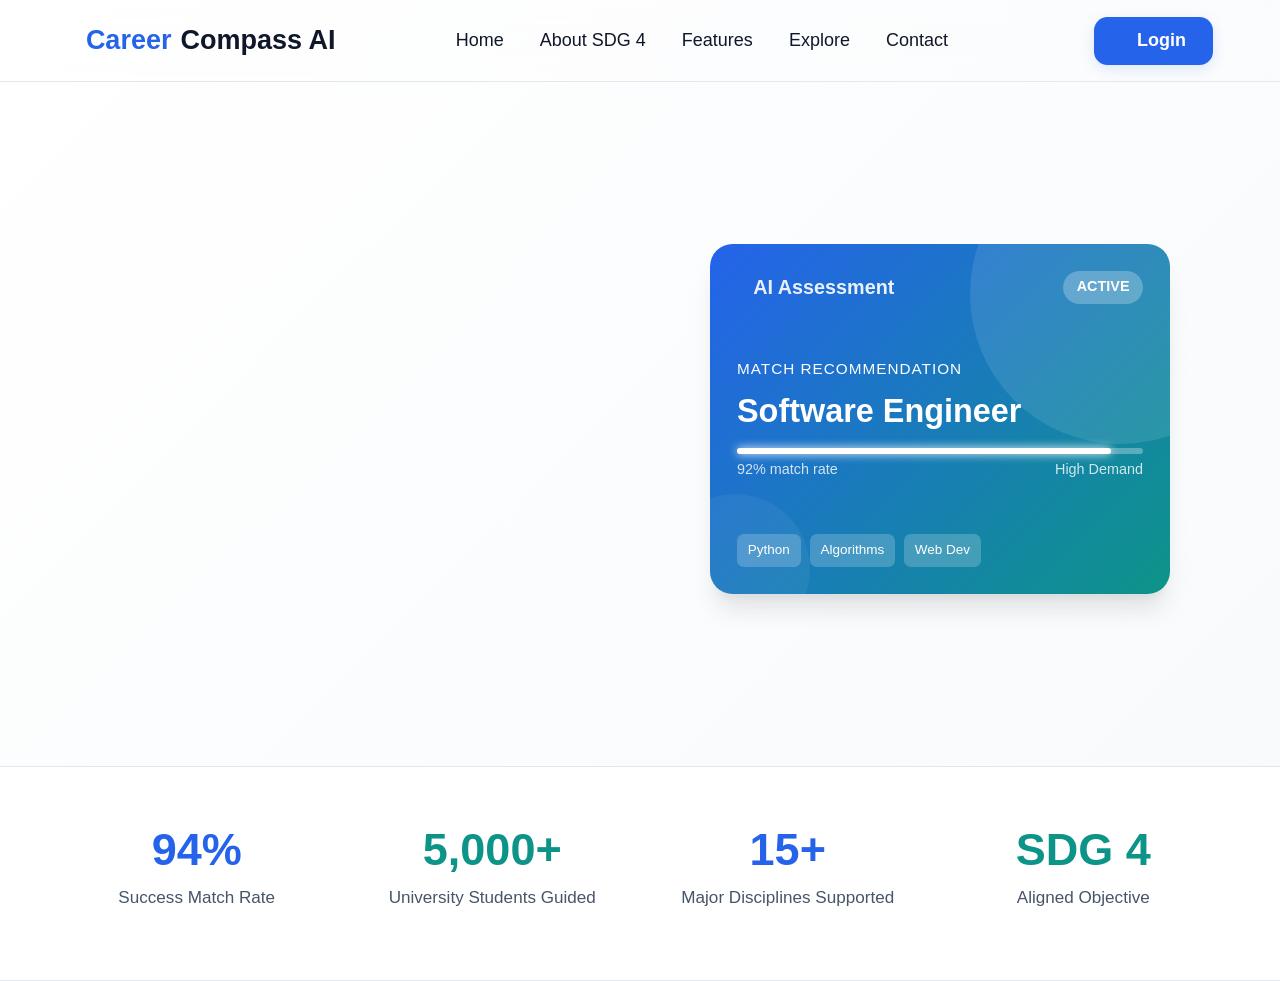
<file: dashboards/student.html>
<!DOCTYPE html>
<html lang="en">
<head>
    <meta charset="UTF-8">
    <meta name="viewport" content="width=device-width, initial-scale=1.0">
    <title>Student Dashboard - Career Compass AI</title>
    <link rel="stylesheet" href="../style.css">
    <link rel="stylesheet" href="https://cdnjs.cloudflare.com/ajax/libs/font-awesome/6.4.0/css/all.min.css">
    <style>
        /* Specific layout overrides for modern dashboard aesthetics */
        .dashboard-container {
            display: grid;
            grid-template-columns: 320px 1fr 340px;
            gap: 1.5rem;
            padding: 6rem 1.5rem 2rem;
            max-width: 1600px;
            margin: 0 auto;
            min-height: 100vh;
        }

        @media (max-width: 1200px) {
            .dashboard-container {
                grid-template-columns: 300px 1fr;
            }
            .sidebar-right {
                grid-column: span 2;
            }
        }

        @media (max-width: 768px) {
            .dashboard-container {
                grid-template-columns: 1fr;
                padding-top: 5.5rem;
            }
            .sidebar-left, .main-dashboard, .sidebar-right {
                grid-column: span 1;
            }
        }

        .dashboard-card {
            background-color: var(--bg-secondary);
            border: 1px solid var(--border);
            border-radius: var(--radius-lg);
            padding: 1.5rem;
            box-shadow: var(--shadow-sm);
            margin-bottom: 1.5rem;
        }

        .tag-input-container {
            display: flex;
            flex-wrap: wrap;
            gap: 0.5rem;
            padding: 0.5rem;
            background-color: var(--bg-primary);
            border: 1px solid var(--border);
            border-radius: var(--radius-md);
            margin-top: 0.5rem;
        }

        .tag {
            background-color: var(--primary-light);
            color: var(--primary);
            padding: 0.25rem 0.5rem;
            border-radius: var(--radius-sm);
            font-size: 0.8rem;
            font-weight: 600;
            display: inline-flex;
            align-items: center;
            gap: 0.35rem;
        }

        .tag i {
            cursor: pointer;
        }

        /* Roadmap vertical alignment */
        .roadmap-timeline {
            position: relative;
            padding-left: 2rem;
            margin: 1.5rem 0;
        }

        .roadmap-timeline::before {
            content: '';
            position: absolute;
            left: 7px;
            top: 0;
            bottom: 0;
            width: 2px;
            background-color: var(--border);
        }

        .roadmap-node {
            position: relative;
            margin-bottom: 1.25rem;
        }

        .roadmap-node::before {
            content: '';
            position: absolute;
            left: -29px;
            top: 5px;
            width: 16px;
            height: 16px;
            border-radius: 50%;
            background-color: var(--primary);
            border: 4px solid var(--bg-secondary);
            box-shadow: 0 0 0 2px var(--primary-light);
        }

        /* Chat Widget */
        .chat-box {
            display: flex;
            flex-direction: column;
            height: 320px;
        }

        .chat-messages {
            flex: 1;
            overflow-y: auto;
            padding: 0.5rem;
            display: flex;
            flex-direction: column;
            gap: 0.75rem;
            margin-bottom: 0.75rem;
            border-radius: var(--radius-md);
            background-color: var(--bg-primary);
            border: 1px solid var(--border);
        }

        .chat-msg {
            max-width: 80%;
            padding: 0.65rem 0.85rem;
            border-radius: var(--radius-md);
            font-size: 0.85rem;
        }

        .chat-msg.bot {
            align-self: flex-start;
            background-color: var(--bg-secondary);
            border: 1px solid var(--border);
            color: var(--text-primary);
        }

        .chat-msg.user {
            align-self: flex-end;
            background-color: var(--primary);
            color: white;
        }

        .checklist-item {
            display: flex;
            align-items: center;
            gap: 0.75rem;
            padding: 0.5rem 0;
            border-bottom: 1px solid var(--border);
        }

        .checklist-item:last-child {
            border-bottom: none;
        }

        .checklist-item.completed span {
            text-decoration: line-through;
            color: var(--text-muted);
        }

        /* Recommendation cards styling */
        .rec-card {
            border-left: 5px solid var(--primary);
            transition: all var(--transition-normal);
        }

        .rec-card:hover {
            transform: scale(1.01);
            box-shadow: var(--shadow-lg);
        }

        /* Loading spinner */
        .spinner {
            display: none;
            text-align: center;
            padding: 3rem 0;
        }

        .spinner i {
            font-size: 3rem;
            color: var(--primary);
            animation: spin 1s linear infinite;
        }

        @keyframes spin {
            0% { transform: rotate(0deg); }
            100% { transform: rotate(360deg); }
        }
    </style>
</head>
<body>

    <!-- Header / Navbar -->
    <header>
        <div class="container navbar">
            <a href="../index.html" class="logo">
                <i class="fa-solid fa-compass-drafting"></i> Career<span>Compass AI</span>
            </a>
            
            <span style="font-weight: 600; color: var(--text-secondary); background: var(--bg-tertiary); padding: 0.35rem 0.75rem; border-radius: var(--radius-sm); font-size: 0.85rem;">
                Student Workspace
            </span>

            <div class="nav-actions">
                <span id="nav-user-name" style="font-weight: 600; margin-right: 0.5rem; display: none;">Student Name</span>
                <button class="theme-toggle" id="theme-toggle" aria-label="Toggle Dark/Light Theme">
                    <i class="fa-solid fa-moon"></i>
                </button>
                <button class="btn btn-secondary btn-icon" id="logout-btn" title="Sign Out">
                    <i class="fa-solid fa-right-from-bracket"></i>
                </button>
            </div>
        </div>
    </header>

    <!-- Dashboard Main Grid -->
    <div class="dashboard-container">
        
        <!-- SIDEBAR LEFT: Profile Forms & Inputs -->
        <aside class="sidebar-left">
            <div class="dashboard-card">
                <h3 style="margin-bottom: 1rem; border-bottom: 1px solid var(--border); padding-bottom: 0.5rem;">
                    <i class="fa-solid fa-user-circle" style="color: var(--primary);"></i> Student Profile
                </h3>
                
                <form id="profile-form">
                    <div class="form-group">
                        <label for="degree-input">Degree Program</label>
                        <input type="text" id="degree-input" class="form-control" placeholder="e.g. BS Computer Science" required>
                    </div>

                    <div class="form-group">
                        <label for="subject-input">Favorite Subjects</label>
                        <input type="text" id="subject-input" class="form-control" placeholder="e.g. Databases, Programming">
                    </div>

                    <div class="form-group">
                        <label>Interests / Fields</label>
                        <div style="display: flex; gap: 0.5rem;">
                            <input type="text" id="interest-add-input" class="form-control" placeholder="e.g. Graphic Design, Audits">
                            <button type="button" class="btn btn-primary" id="add-interest-btn" style="padding: 0.5rem 1rem;">
                                <i class="fa-solid fa-plus"></i>
                            </button>
                        </div>
                        <div class="tag-input-container" id="interests-tags-container">
                            <!-- Tags added by script -->
                        </div>
                    </div>

                    <div class="form-group">
                        <label>Current Skills</label>
                        <div style="display: flex; gap: 0.5rem;">
                            <input type="text" id="skill-add-input" class="form-control" placeholder="e.g. Java, Figma, Excel">
                            <button type="button" class="btn btn-primary" id="add-skill-btn" style="padding: 0.5rem 1rem;">
                                <i class="fa-solid fa-plus"></i>
                            </button>
                        </div>
                        <div class="tag-input-container" id="skills-tags-container">
                            <!-- Tags added by script -->
                        </div>
                    </div>

                    <div class="form-group">
                        <label for="goals-input">Career Goals</label>
                        <textarea id="goals-input" class="form-control" rows="3" placeholder="What are your professional goals?"></textarea>
                    </div>

                    <button type="submit" class="btn btn-secondary" style="width: 100%; font-size: 0.9rem;">
                        <i class="fa-solid fa-floppy-disk"></i> Save Profile Details
                    </button>
                </form>
            </div>
        </aside>

        <!-- CENTER PANEL: AI Recommendation & Roadmaps -->
        <main class="main-dashboard">
            <div class="dashboard-card" style="text-align: center; background: linear-gradient(135deg, var(--primary-light) 0%, var(--bg-secondary) 100%);">
                <h2 style="font-size: 1.6rem; margin-bottom: 0.75rem; color: var(--text-primary);">
                    Uncover Your AI Career Recommendations
                </h2>
                <p style="color: var(--text-secondary); font-size: 0.95rem; margin-bottom: 1.5rem; max-width: 600px; margin-left: auto; margin-right: auto;">
                    Press the button below to trigger the recommendation engine. The system analyzes your skills, program major, and favorite subjects to generate top 3 roadmap matches.
                </p>
                <button class="btn btn-accent btn-lg" id="generate-recommendations-btn">
                    <i class="fa-solid fa-wand-magic-sparkles"></i> Generate AI Career Path
                </button>
            </div>

            <!-- Loader -->
            <div class="spinner" id="recommendation-spinner">
                <i class="fa-solid fa-gear"></i>
                <h4 style="margin-top: 1rem; color: var(--text-primary);">Analyzing Profile & Generating Roadmaps...</h4>
                <p style="color: var(--text-muted); font-size: 0.85rem;">Consulting SDG 4 employment standards</p>
            </div>

            <!-- Career Recommendations Results -->
            <section id="recommendations-results" style="display: none;">
                <h3 style="margin-bottom: 1rem; color: var(--text-primary); display: flex; align-items: center; justify-content: space-between;">
                    <span><i class="fa-solid fa-graduation-cap" style="color: var(--accent);"></i> Generated Recommendations</span>
                    <span style="font-size: 0.8rem; background-color: var(--accent-light); color: var(--accent); padding: 0.25rem 0.75rem; border-radius: var(--radius-full);">Top 3 Fits</span>
                </h3>
                
                <div id="recommendations-cards-container">
                    <!-- Cards will be populated by student.js -->
                </div>
            </section>
        </main>

        <!-- SIDEBAR RIGHT: Chat Assistant, Checklist Tracker, Resume Tips -->
        <aside class="sidebar-right">
            <!-- Progress Tracker -->
            <div class="dashboard-card">
                <h3 style="margin-bottom: 1rem; border-bottom: 1px solid var(--border); padding-bottom: 0.5rem; display: flex; justify-content: space-between; align-items: center;">
                    <span><i class="fa-solid fa-list-check" style="color: var(--success);"></i> Progress Tracker</span>
                    <span id="progress-percent" style="font-size: 0.9rem; background-color: var(--primary-light); color: var(--primary); padding: 0.15rem 0.5rem; border-radius: var(--radius-sm); font-weight: 700;">0%</span>
                </h3>
                
                <div style="width: 100%; height: 8px; background-color: var(--bg-primary); border-radius: 4px; margin-bottom: 1rem; overflow: hidden; border: 1px solid var(--border);">
                    <div id="progress-bar-fill" style="width: 0%; height: 100%; background-color: var(--success); transition: width var(--transition-normal);"></div>
                </div>

                <div id="checklist-items-container">
                    <!-- Loaded dynamically -->
                </div>

                <!-- Add custom checklist item -->
                <div style="display: flex; gap: 0.5rem; margin-top: 1rem;">
                    <input type="text" id="new-item-input" class="form-control" placeholder="Add custom goal..." style="padding: 0.4rem 0.75rem; font-size: 0.85rem;">
                    <button type="button" class="btn btn-secondary" id="add-goal-btn" style="padding: 0.4rem 0.75rem;">
                        <i class="fa-solid fa-plus"></i>
                    </button>
                </div>
            </div>

            <!-- Saved Careers Quick View -->
            <div class="dashboard-card" id="saved-careers-box" style="display: none;">
                <h3 style="margin-bottom: 1rem; border-bottom: 1px solid var(--border); padding-bottom: 0.5rem;">
                    <i class="fa-solid fa-star" style="color: var(--warning);"></i> Saved Careers
                </h3>
                <div id="saved-careers-list" style="display: flex; flex-direction: column; gap: 0.5rem;">
                    <!-- Loaded dynamically -->
                </div>
            </div>

            <!-- Resume Tips -->
            <div class="dashboard-card">
                <h3 style="margin-bottom: 0.75rem; border-bottom: 1px solid var(--border); padding-bottom: 0.5rem;">
                    <i class="fa-solid fa-file-invoice" style="color: var(--primary);"></i> Resume Tips
                </h3>
                <div id="resume-tips-content" style="font-size: 0.85rem; color: var(--text-secondary);">
                    <p style="margin-bottom: 0.5rem;">Enter profile details to receive specific suggestions.</p>
                </div>
            </div>

            <!-- AI Chat Assistant Widget -->
            <div class="dashboard-card chat-box">
                <h3 style="margin-bottom: 0.5rem; display: flex; align-items: center; gap: 0.5rem;">
                    <i class="fa-solid fa-comments" style="color: var(--primary);"></i> Compass Chatbot
                </h3>
                <div class="chat-messages" id="chat-messages">
                    <div class="chat-msg bot">
                        Hello! Ask me any career question. E.g. "What salary does a Data Analyst get?" or "What tools do I need for UI/UX?"
                    </div>
                </div>
                <div style="display: flex; gap: 0.5rem;">
                    <input type="text" id="chat-input" class="form-control" placeholder="Ask career question..." style="font-size: 0.85rem; padding: 0.5rem 0.75rem; flex: 1;">
                    <button class="btn btn-primary" id="chat-send-btn" style="padding: 0.5rem 1rem;">
                        <i class="fa-solid fa-paper-plane"></i>
                    </button>
                </div>
            </div>
        </aside>

    </div>

    <!-- Student Dashboard JavaScript -->
    <script src="student.js"></script>
</body>
</html>
</file>
<file: style.css>
/* 
================================================================
Career Compass AI - Global Design System
================================================================
*/

@import url('https://fonts.googleapis.com/css2?family=Inter:wght@300;400;500;600;700&family=Outfit:wght@400;500;600;700;800&display=swap');

/* Color Variables & Themes */
:root {
    --font-heading: 'Outfit', sans-serif;
    --font-body: 'Inter', sans-serif;

    /* Light Theme (Default) */
    --bg-primary: #f8fafc;
    --bg-secondary: #ffffff;
    --bg-tertiary: #f1f5f9;
    --text-primary: #0f172a;
    --text-secondary: #475569;
    --text-muted: #94a3b8;
    --primary: #2563eb;
    --primary-hover: #1d4ed8;
    --primary-light: #dbeafe;
    --primary-glow: rgba(37, 99, 235, 0.15);
    --accent: #0d9488;
    --accent-hover: #0f766e;
    --accent-light: #ccfbf1;
    --accent-glow: rgba(13, 148, 136, 0.15);
    
    --success: #10b981;
    --warning: #f59e0b;
    --danger: #ef4444;
    --border: #e2e8f0;
    
    --shadow-sm: 0 1px 2px 0 rgba(0, 0, 0, 0.05);
    --shadow-md: 0 4px 6px -1px rgba(0, 0, 0, 0.1), 0 2px 4px -1px rgba(0, 0, 0, 0.06);
    --shadow-lg: 0 10px 15px -3px rgba(0, 0, 0, 0.1), 0 4px 6px -2px rgba(0, 0, 0, 0.05);
    --shadow-xl: 0 20px 25px -5px rgba(0, 0, 0, 0.1), 0 10px 10px -5px rgba(0, 0, 0, 0.04);
    
    --radius-sm: 0.375rem;
    --radius-md: 0.75rem;
    --radius-lg: 1.25rem;
    --radius-full: 9999px;
    
    --transition-fast: 0.2s cubic-bezier(0.4, 0, 0.2, 1);
    --transition-normal: 0.3s cubic-bezier(0.4, 0, 0.2, 1);
    --transition-slow: 0.5s cubic-bezier(0.4, 0, 0.2, 1);
}

/* Dark Theme overrides */
body.dark-theme {
    --bg-primary: #090d16;
    --bg-secondary: #111827;
    --bg-tertiary: #1f2937;
    --text-primary: #f9fafb;
    --text-secondary: #d1d5db;
    --text-muted: #6b7280;
    --primary: #3b82f6;
    --primary-hover: #60a5fa;
    --primary-light: rgba(59, 130, 246, 0.15);
    --primary-glow: rgba(59, 130, 246, 0.3);
    --accent: #14b8a6;
    --accent-hover: #2dd4bf;
    --accent-light: rgba(20, 184, 166, 0.15);
    --accent-glow: rgba(20, 184, 166, 0.3);
    
    --border: #374151;
    --shadow-sm: 0 1px 2px 0 rgba(0, 0, 0, 0.5);
    --shadow-md: 0 4px 6px -1px rgba(0, 0, 0, 0.3), 0 2px 4px -1px rgba(0, 0, 0, 0.2);
    --shadow-lg: 0 10px 15px -3px rgba(0, 0, 0, 0.4), 0 4px 6px -2px rgba(0, 0, 0, 0.3);
    --shadow-xl: 0 20px 25px -5px rgba(0, 0, 0, 0.5), 0 10px 10px -5px rgba(0, 0, 0, 0.4);
}

/* Reset & Base Styles */
* {
    margin: 0;
    padding: 0;
    box-sizing: border-box;
}

html {
    scroll-behavior: smooth;
    font-size: 18px; /* Scaled up from 16px for high readability */
}

@media (max-width: 768px) {
    html {
        font-size: 16.5px; /* Slightly scaled down responsive baseline */
    }
}

body {
    background-color: var(--bg-primary);
    color: var(--text-primary);
    font-family: var(--font-body);
    line-height: 1.65;
    transition: background-color var(--transition-normal), color var(--transition-normal);
    overflow-x: hidden;
}

p {
    font-size: 0.95rem;
    line-height: 1.65;
    margin-bottom: 0.75rem;
}

h1, h2, h3, h4, h5, h6 {
    font-family: var(--font-heading);
    font-weight: 700;
    line-height: 1.3;
    color: var(--text-primary);
}


a {
    color: inherit;
    text-decoration: none;
    transition: color var(--transition-fast);
}

button, input, select, textarea {
    font-family: inherit;
    font-size: inherit;
    color: inherit;
    border: none;
    outline: none;
}

/* Common Layout Components */
.container {
    width: 100%;
    max-width: 1200px;
    margin: 0 auto;
    padding: 0 1.5rem;
}

.flex { display: flex; }
.align-center { align-items: center; }
.justify-between { justify-content: space-between; }
.grid { display: grid; }

/* Buttons */
.btn {
    display: inline-flex;
    align-items: center;
    justify-content: center;
    gap: 0.5rem;
    padding: 0.75rem 1.5rem;
    font-weight: 600;
    border-radius: var(--radius-md);
    cursor: pointer;
    transition: all var(--transition-normal);
}

.btn-primary {
    background-color: var(--primary);
    color: #ffffff;
    box-shadow: 0 4px 14px var(--primary-glow);
}

.btn-primary:hover {
    background-color: var(--primary-hover);
    transform: translateY(-2px);
    box-shadow: 0 6px 20px var(--primary-glow);
}

.btn-secondary {
    background-color: var(--bg-tertiary);
    color: var(--text-primary);
    border: 1px solid var(--border);
}

.btn-secondary:hover {
    background-color: var(--border);
    transform: translateY(-2px);
}

.btn-accent {
    background-color: var(--accent);
    color: #ffffff;
    box-shadow: 0 4px 14px var(--accent-glow);
}

.btn-accent:hover {
    background-color: var(--accent-hover);
    transform: translateY(-2px);
    box-shadow: 0 6px 20px var(--accent-glow);
}

.btn-icon {
    width: 2.5rem;
    height: 2.5rem;
    padding: 0;
    border-radius: var(--radius-full);
}

/* Glassmorphism Header */
header {
    position: fixed;
    top: 0;
    left: 0;
    width: 100%;
    z-index: 1000;
    background: rgba(var(--bg-secondary), 0.8);
    backdrop-filter: blur(12px);
    -webkit-backdrop-filter: blur(12px);
    border-bottom: 1px solid var(--border);
    transition: background var(--transition-normal), border var(--transition-normal);
}

.navbar {
    display: flex;
    align-items: center;
    justify-content: space-between;
    height: 4.5rem;
}

.logo {
    font-family: var(--font-heading);
    font-size: 1.5rem;
    font-weight: 800;
    display: flex;
    align-items: center;
    gap: 0.5rem;
    color: var(--primary);
}

.logo span {
    color: var(--text-primary);
}

.nav-links {
    display: flex;
    align-items: center;
    gap: 2rem;
    list-style: none;
}

.nav-links a:hover {
    color: var(--primary);
}

.nav-actions {
    display: flex;
    align-items: center;
    gap: 1rem;
}

/* Dark Mode Switcher */
.theme-toggle {
    background: none;
    color: var(--text-primary);
    font-size: 1.25rem;
    cursor: pointer;
    display: flex;
    align-items: center;
    justify-content: center;
}

/* Cards */
.card {
    background-color: var(--bg-secondary);
    border: 1px solid var(--border);
    border-radius: var(--radius-lg);
    padding: 2rem;
    box-shadow: var(--shadow-md);
    transition: all var(--transition-normal);
}

.card:hover {
    transform: translateY(-5px);
    box-shadow: var(--shadow-lg);
}

/* Footer styling */
footer {
    background-color: var(--bg-secondary);
    border-top: 1px solid var(--border);
    padding: 4rem 0 2rem;
    margin-top: 4rem;
}

.footer-grid {
    display: grid;
    grid-template-columns: repeat(auto-fit, minmax(220px, 1fr));
    gap: 3rem;
    margin-bottom: 3rem;
}

.footer-brand h3 {
    margin-bottom: 1rem;
    color: var(--primary);
}

.footer-brand p {
    color: var(--text-secondary);
    font-size: 0.9rem;
}

.footer-links h4 {
    margin-bottom: 1rem;
    font-size: 1.1rem;
}

.footer-links ul {
    list-style: none;
}

.footer-links li {
    margin-bottom: 0.75rem;
}

.footer-links a {
    color: var(--text-secondary);
    font-size: 0.9rem;
}

.footer-links a:hover {
    color: var(--primary);
}

.footer-bottom {
    display: flex;
    justify-content: space-between;
    align-items: center;
    padding-top: 2rem;
    border-top: 1px solid var(--border);
    color: var(--text-muted);
    font-size: 0.85rem;
}

.sdg-badge {
    display: inline-flex;
    align-items: center;
    gap: 0.5rem;
    background-color: #c5192d; /* UN SDG 4 Red */
    color: #ffffff;
    padding: 0.35rem 0.75rem;
    font-weight: 700;
    font-size: 0.8rem;
    border-radius: var(--radius-sm);
}

/* Auth Modal Styling */
.modal {
    position: fixed;
    top: 0;
    left: 0;
    width: 100%;
    height: 100%;
    z-index: 1100;
    background: rgba(0, 0, 0, 0.5);
    backdrop-filter: blur(4px);
    display: flex;
    align-items: center;
    justify-content: center;
    opacity: 0;
    pointer-events: none;
    transition: opacity var(--transition-normal);
}

.modal.active {
    opacity: 1;
    pointer-events: auto;
}

.modal-content {
    background-color: var(--bg-secondary);
    border: 1px solid var(--border);
    border-radius: var(--radius-lg);
    width: 100%;
    max-width: 450px;
    padding: 2.5rem;
    box-shadow: var(--shadow-xl);
    position: relative;
    transform: translateY(20px);
    transition: transform var(--transition-normal);
}

.modal.active .modal-content {
    transform: translateY(0);
}

.close-modal {
    position: absolute;
    top: 1.25rem;
    right: 1.25rem;
    background: none;
    font-size: 1.5rem;
    cursor: pointer;
    color: var(--text-muted);
}

.close-modal:hover {
    color: var(--text-primary);
}

.modal-tabs {
    display: flex;
    border-bottom: 1px solid var(--border);
    margin-bottom: 1.5rem;
}

.modal-tab {
    flex: 1;
    text-align: center;
    padding: 0.75rem;
    font-weight: 600;
    cursor: pointer;
    color: var(--text-muted);
    border-bottom: 2px solid transparent;
    transition: all var(--transition-fast);
}

.modal-tab.active {
    color: var(--primary);
    border-bottom-color: var(--primary);
}

.form-group {
    margin-bottom: 1.25rem;
}

.form-group label {
    display: block;
    margin-bottom: 0.5rem;
    font-weight: 500;
    font-size: 0.9rem;
    color: var(--text-secondary);
}

.form-control {
    width: 100%;
    padding: 0.75rem 1rem;
    border-radius: var(--radius-md);
    background-color: var(--bg-primary);
    border: 1px solid var(--border);
    color: var(--text-primary);
    transition: border-color var(--transition-fast);
}

.form-control:focus {
    border-color: var(--primary);
}

.demo-account-info {
    background-color: var(--bg-tertiary);
    border: 1px dashed var(--primary);
    border-radius: var(--radius-md);
    padding: 0.75rem;
    margin-top: 1rem;
    font-size: 0.8rem;
}

.demo-btn {
    background: none;
    color: var(--primary);
    cursor: pointer;
    font-weight: 600;
    text-decoration: underline;
}

/* Animations */
@keyframes fadeIn {
    from { opacity: 0; transform: translateY(15px); }
    to { opacity: 1; transform: translateY(0); }
}

@keyframes pulse {
    0% { transform: scale(1); }
    50% { transform: scale(1.05); }
    100% { transform: scale(1); }
}

.fade-in {
    animation: fadeIn var(--transition-normal) forwards;
}

/* Responsive Menu Drawer */
.menu-btn {
    display: none;
    font-size: 1.5rem;
    background: none;
    cursor: pointer;
    color: var(--text-primary);
}

@media (max-width: 768px) {
    .menu-btn {
        display: block;
    }
    
    .nav-links {
        display: none;
        flex-direction: column;
        position: absolute;
        top: 4.5rem;
        left: 0;
        width: 100%;
        background-color: var(--bg-secondary);
        border-bottom: 1px solid var(--border);
        padding: 1.5rem;
        gap: 1.5rem;
        box-shadow: var(--shadow-lg);
    }
    
    .nav-links.active {
        display: flex;
    }
    
    .navbar {
        padding: 0 1rem;
    }
}

/* 
================================================================
Toast Notification System (Replaces browser alert popups)
================================================================
*/
.toast-container {
    position: fixed;
    bottom: 2rem;
    right: 2rem;
    z-index: 9999;
    display: flex;
    flex-direction: column;
    gap: 0.75rem;
    pointer-events: none;
}

.toast {
    background-color: var(--bg-secondary);
    border: 1px solid var(--border);
    border-left: 5px solid var(--primary);
    border-radius: var(--radius-md);
    padding: 0.85rem 1.25rem;
    box-shadow: var(--shadow-lg);
    color: var(--text-primary);
    font-size: 0.9rem;
    font-weight: 600;
    display: flex;
    align-items: center;
    gap: 0.75rem;
    min-width: 320px;
    max-width: 450px;
    pointer-events: auto;
    animation: toastSlideIn 0.35s cubic-bezier(0.16, 1, 0.3, 1) forwards;
    transition: opacity 0.3s, transform 0.3s;
}

.toast.success { border-left-color: var(--success); }
.toast.info { border-left-color: var(--primary); }
.toast.warning { border-left-color: var(--warning); }
.toast.error { border-left-color: var(--danger); }

.toast.fade-out {
    opacity: 0;
    transform: translateY(15px);
}

@keyframes toastSlideIn {
    from {
        opacity: 0;
        transform: translateY(20px) scale(0.95);
    }
    to {
        opacity: 1;
        transform: translateY(0) scale(1);
    }
}
</file>
